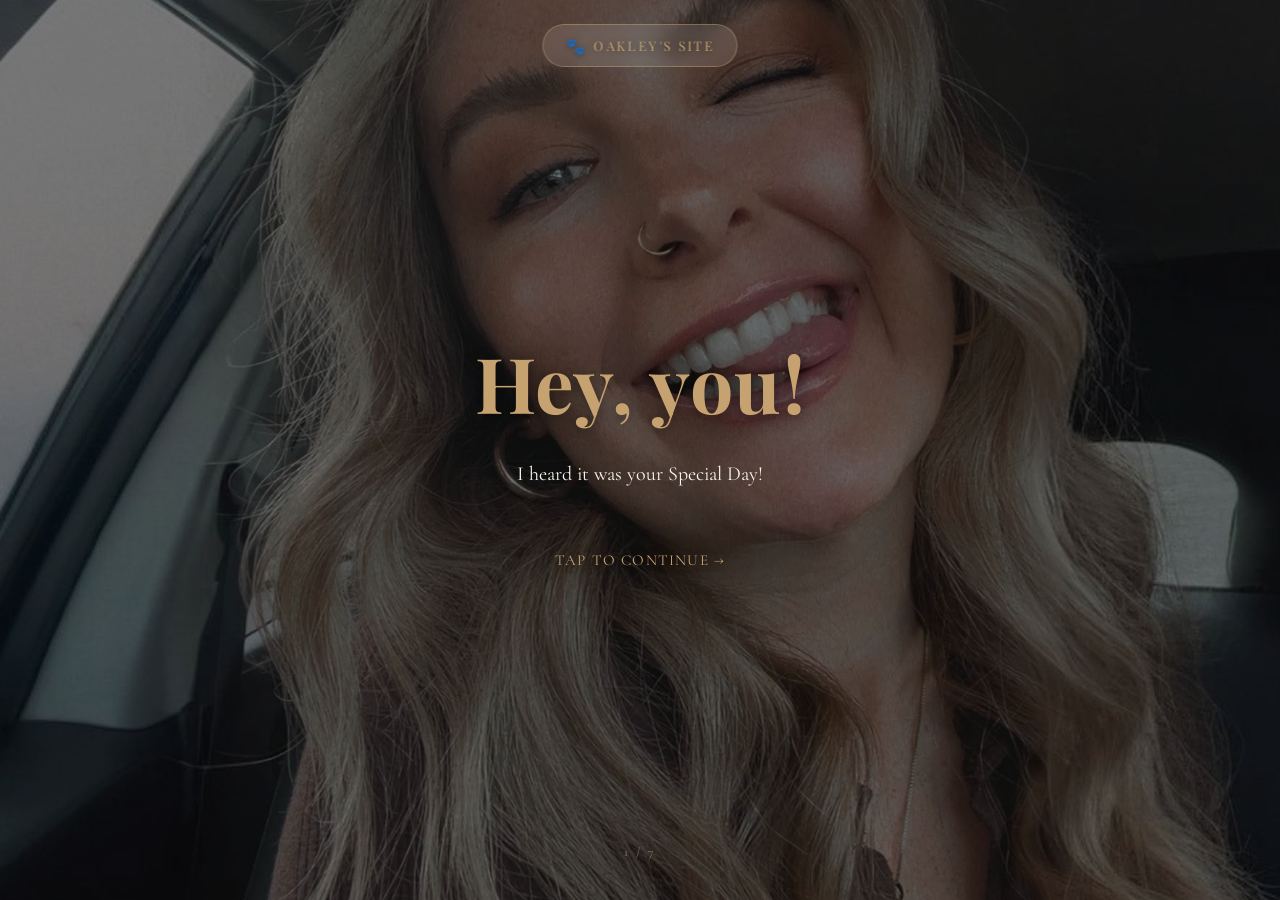
<file: index.html>
<!DOCTYPE html>
<html lang="en">
<head>
<meta charset="UTF-8">
<meta name="viewport" content="width=device-width, initial-scale=1.0">
<title>For Kristen • 26</title>
<style>
:root {
  --gold: #C5A26F;
  --spritz: #E07B3D;
  --cream: #F8F4EC;
  --espresso: #2C2522;
}
* { margin:0; padding:0; box-sizing:border-box; }
body {
  font-family: 'Cormorant Garamond', Georgia, serif;
  background: linear-gradient(180deg, #0a0a0a 0%, #1a1428 100%);
  color: var(--cream);
  overflow: hidden;
  height: 100vh;
}
.scene {
  position: absolute;
  inset: 0;
  display: flex;
  align-items: center;
  justify-content: center;
  flex-direction: column;
  padding: 60px 40px;
  opacity: 0;
  transform: scale(0.96);
  transition: opacity 1100ms cubic-bezier(0.4, 0, 0.2, 1), transform 1100ms cubic-bezier(0.4, 0, 0.2, 1);
  background-size: cover;
  background-position: center;
  background-repeat: no-repeat;
}
.scene.active { opacity: 1; transform: scale(1); z-index: 2; }
.scene::before {
  content: '';
  position: absolute;
  inset: 0;
  background: rgba(10,10,10,0.55);
}
.content {
  position: relative;
  z-index: 3;
  text-align: center;
  max-width: 820px;
}
h1 {
  font-family: 'Playfair Display', Georgia, serif;
  font-size: clamp(2.8rem, 7vw, 4.8rem);
  font-weight: 700;
  letter-spacing: 0.01em;
  margin-bottom: 24px;
  color: var(--gold);
  text-shadow: 0 2px 14px rgba(0,0,0,0.5);
}
p {
  font-size: 1.25rem;
  line-height: 1.7;
  max-width: 620px;
  margin: 0 auto 40px;
  color: var(--cream);
  font-weight: 400;
}
.hint {
  font-size: 0.95rem;
  letter-spacing: 0.08em;
  text-transform: uppercase;
  color: var(--gold);
  margin-top: 60px;
  cursor: pointer;
  transition: color 200ms ease;
  text-shadow: 0 1px 8px rgba(0,0,0,0.55);
}
.hint:hover { color: var(--spritz); }

.oakley-pill {
  position: fixed;
  top: 24px;
  left: 50%;
  transform: translateX(-50%);
  font-family: 'Playfair Display', Georgia, serif;
  font-size: 0.82rem;
  color: var(--gold);
  letter-spacing: 0.18em;
  text-transform: uppercase;
  background: rgba(248, 244, 236, 0.12);
  padding: 10px 22px;
  border-radius: 999px;
  border: 1px solid rgba(197, 162, 111, 0.45);
  backdrop-filter: blur(8px);
  -webkit-backdrop-filter: blur(8px);
  text-decoration: none;
  transition: all .3s ease;
  z-index: 50;
  text-shadow: 0 1px 6px rgba(0,0,0,0.4);
}
.oakley-pill:hover {
  background: rgba(248, 244, 236, 0.22);
  border-color: var(--gold);
  color: var(--spritz);
  transform: translateX(-50%) translateY(-1px);
}
.oakley-pill:focus-visible { outline: 2px solid var(--spritz); outline-offset: 4px; }
.oakley-pill .paw { margin-right: 6px; font-size: 1rem; vertical-align: -1px; }
@media (max-width: 720px) {
  .oakley-pill { top: 16px; font-size: 0.7rem; padding: 8px 16px; letter-spacing: 0.14em; }
}


.progress {
  position: fixed;
  bottom: 40px;
  left: 50%;
  transform: translateX(-50%);
  font-size: 0.8rem;
  letter-spacing: 0.2em;
  color: var(--gold);
  opacity: 0.65;
  z-index: 10;
}

/* Collage scenes */
.collage {
  display: flex;
  gap: 12px;
  max-width: 900px;
  width: 100%;
  padding: 0 20px;
}
.collage .photo {
  flex: 1;
  border-radius: 12px;
  overflow: hidden;
  box-shadow: 0 20px 60px rgba(0,0,0,0.4);
  border: 1px solid rgba(197,162,111,0.2);
}
.collage .photo img {
  width: 100%;
  height: auto;
  display: block;
  object-fit: cover;
}
.collage .photo:first-child img { max-height: 420px; }
.collage .photo:last-child img { max-height: 420px; }

/* Ken Burns slideshow (Friends + Roots) */
.kenburns {
  position: relative;
  width: min(92vw, 720px);
  height: min(42vh, 340px);
  margin: 0 auto 24px;
  border-radius: 12px;
  overflow: hidden;
  box-shadow: 0 20px 60px rgba(0,0,0,0.45);
  border: 2px solid rgba(197, 162, 111, 0.55);
  box-sizing: border-box;
}
.kenburns img {
  position: absolute;
  inset: 0;
  width: 100%;
  height: 100%;
  object-fit: cover;
  opacity: 0;
  transform: scale(1.1);
  transition: opacity 1200ms ease, transform 7200ms ease;
}
.kenburns img.active {
  opacity: 1;
  transform: scale(1.25);
}
</style>
<link rel="preconnect" href="https://fonts.googleapis.com">
<link rel="preconnect" href="https://fonts.gstatic.com" crossorigin>
<link href="https://fonts.googleapis.com/css2?family=Playfair+Display:wght@700&family=Cormorant+Garamond:wght@400;500&family=Dancing+Script:wght@500;600&display=swap" rel="stylesheet">
</head>
<body>

<a class="oakley-pill" href="oakley.html" aria-label="Visit Oakley's brand site"><span class="paw" aria-hidden="true">🐾</span>Oakley's site</a>

<!-- Scene 1: NEW opener -->
<div id="scene-1" class="scene active" style="background-image: url('assets/07-smile-selfie.jpg')">
  <div class="content">
    <h1>Hey, you!</h1>
    <p>I heard it was your Special Day!</p>
    <div class="hint" onclick="nextScene()">tap to continue →</div>
  </div>
</div>

<!-- Scene 2 -->
<div id="scene-2" class="scene" style="background-image: url('assets/01-birthday-queen.jpg')">
  <div class="content">
    <h1>Birthday Queen</h1>
    <p>The sash said what everyone already knew. You wear the crown without trying.</p>
    <div class="hint" onclick="nextScene()">tap to continue →</div>
  </div>
</div>

<!-- Scene 3 -->
<div id="scene-3" class="scene" style="background-image: url('assets/02-oakley.jpg')">
  <div class="content">
    <h1>Oakley</h1>
    <p>Blue eyes, kind mischief, and the softest fur and heart for a girl. Oakley is your growing boy, your little shadow.</p>
    <div class="hint" onclick="nextScene()">tap to continue →</div>
  </div>
</div>

<!-- Scene 4: Friends Ken Burns -->
<div id="scene-4" class="scene" style="background-image: url('assets/14-kristen-collage.jpg')">
  <div class="content">
    <h1>Friends</h1>
    <p>Wherever you go, you always have a smile — and you make people smile, too. Friends, family, and colleagues all love being around you.</p>
    <div class="kenburns" id="kenburns-friends">
      <img src="assets/08-spritz-friend.jpg" alt="">
      <img src="assets/09-friends-group.jpg" alt="">
      <img src="assets/10-tongue-selfie.jpg" alt="">
      <img src="assets/11-cocktail-share.jpg" alt="">
    </div>
    <div class="hint" onclick="nextScene()">tap to continue →</div>
  </div>
</div>

<!-- Scene 5: Roots Ken Burns -->
<div id="scene-5" class="scene" style="background-image: url('assets/15-nasturtium.jpg')">
  <div class="content">
    <h1>Roots</h1>
    <p>The people who made you laugh before you knew how to hold a camera. The ones who still do.</p>
    <div class="kenburns" id="kenburns-roots">
      <img src="assets/04-grandma.jpg" alt="">
      <img src="assets/06-sunflowers.jpg" alt="">
      <img src="assets/12-family-graduation.jpg" alt="">
      <img src="assets/13-family-dad-kitchen.jpg" alt="">
    </div>
    <div class="hint" onclick="nextScene()">tap to continue →</div>
  </div>
</div>

<!-- Scene 6 -->
<div id="scene-6" class="scene" style="background-image: url('assets/05-pines.jpg')">
  <div class="content">
    <h1>Colorado Light</h1>
    <p>Pines, sun, and the quiet that only happens at elevation. You belong here.</p>
    <div class="hint" onclick="nextScene()">tap to continue →</div>
  </div>
</div>

<!-- Scene 7: Final -->
<div id="scene-7" class="scene" style="background-image: url('assets/06-sunflowers.jpg')">
  <div class="content">
    <p style="font-size: 1.2rem; line-height: 1.75;">It's time to celebrate you because you are a beacon of light for the people in your life. You're kind, sweet, a hard worker, and a great human being. And, oh! 26 looks great on you.</p>
    <p style="font-size: 2rem; font-family: 'Playfair Display', Georgia, serif; margin-top: 32px; color: var(--gold); letter-spacing: 0.02em; text-shadow: 0 2px 18px rgba(0,0,0,0.6);">Happy Birthday, Kristen!</p>
    <p style="margin-top:36px; font-size:1.7rem; color: var(--gold); font-family: 'Dancing Script', cursive; opacity: 0.9;">~ Paotie</p>
  </div>
</div>

<div class="progress"><span id="progress-text">1 / 7</span></div>

<iframe id="allStarPlayer"
        src="https://www.youtube.com/embed/L_jWHffIx5E?enablejsapi=1&autoplay=1&mute=1&start=0&end=18&controls=0&modestbranding=1&playsinline=1&playlist=L_jWHffIx5E&loop=1"
        frameborder="0"
        allow="autoplay; encrypted-media"
        style="position: fixed; bottom: 0; right: 0; width: 1px; height: 1px; opacity: 0; pointer-events: none; border: 0;"></iframe>

<script>
let current = 1;
const total = 7;
let musicStarted = false;
function startMusic() {
  if (musicStarted) return;
  musicStarted = true;
  const player = document.getElementById('allStarPlayer');
  if (!player || !player.contentWindow) return;
  // Pre-loaded muted+autoplaying. Now unmute + seek + play, all in the user-gesture window.
  player.contentWindow.postMessage('{"event":"command","func":"unMute","args":""}', '*');
  player.contentWindow.postMessage('{"event":"command","func":"setVolume","args":[100]}', '*');
  player.contentWindow.postMessage('{"event":"command","func":"seekTo","args":[0, true]}', '*');
  player.contentWindow.postMessage('{"event":"command","func":"playVideo","args":""}', '*');
}

function nextScene() {
  startMusic();
  const currentEl = document.getElementById(`scene-${current}`);
  currentEl.classList.remove('active');
  
  current++;
  if (current > total) current = total;
  
  const nextEl = document.getElementById(`scene-${current}`);
  nextEl.classList.add('active');
  
  document.getElementById('progress-text').textContent = `${current} / ${total}`;
  
  if (current === 7) {
    launchConfetti();
  }
}

function launchConfetti() {
  const colors = ['#C5A26F', '#E07B3D', '#F8F4EC'];
  for (let i = 0; i < 60; i++) {
    const p = document.createElement('div');
    p.style.position = 'fixed';
    p.style.left = Math.random() * 100 + 'vw';
    p.style.top = '-20px';
    p.style.width = '8px';
    p.style.height = '8px';
    p.style.background = colors[Math.floor(Math.random()*colors.length)];
    p.style.opacity = Math.random() * 0.7 + 0.4;
    p.style.borderRadius = Math.random() > 0.5 ? '50%' : '2px';
    p.style.zIndex = '999';
    p.style.transition = 'transform 2400ms linear, opacity 2400ms linear';
    document.body.appendChild(p);
    
    const tx = (Math.random() - 0.5) * 400;
    const ty = window.innerHeight + 100;
    setTimeout(() => {
      p.style.transform = `translate(${tx}px, ${ty}px) rotate(${Math.random()*720-360}deg)`;
      p.style.opacity = '0';
    }, 40);
    setTimeout(() => p.remove(), 2600);
  }
}

// Ken Burns slideshow helper
function startKenBurns(containerId) {
  const container = document.getElementById(containerId);
  if (!container) return;
  const imgs = container.querySelectorAll('img');
  let idx = 0;
  imgs[0].classList.add('active');
  setInterval(() => {
    imgs[idx].classList.remove('active');
    idx = (idx + 1) % imgs.length;
    imgs[idx].classList.add('active');
  }, 6000);
}

// Keyboard support
document.addEventListener('keydown', (e) => {
  if (e.key === ' ' || e.key === 'Enter') {
    e.preventDefault();
    nextScene();
  }
});

// Click anywhere on active scene also advances
document.addEventListener('click', (e) => {
  if (e.target.closest('.oakley-pill')) return;
  if (!e.target.classList.contains('hint')) {
    const active = document.querySelector('.scene.active');
    if (active) nextScene();
  }
});

// Boot slideshows when scenes become active (simple approach: start immediately)
window.onload = () => {
  startKenBurns('kenburns-friends');
  startKenBurns('kenburns-roots');
};
</script>
</body>
</html>
</file>
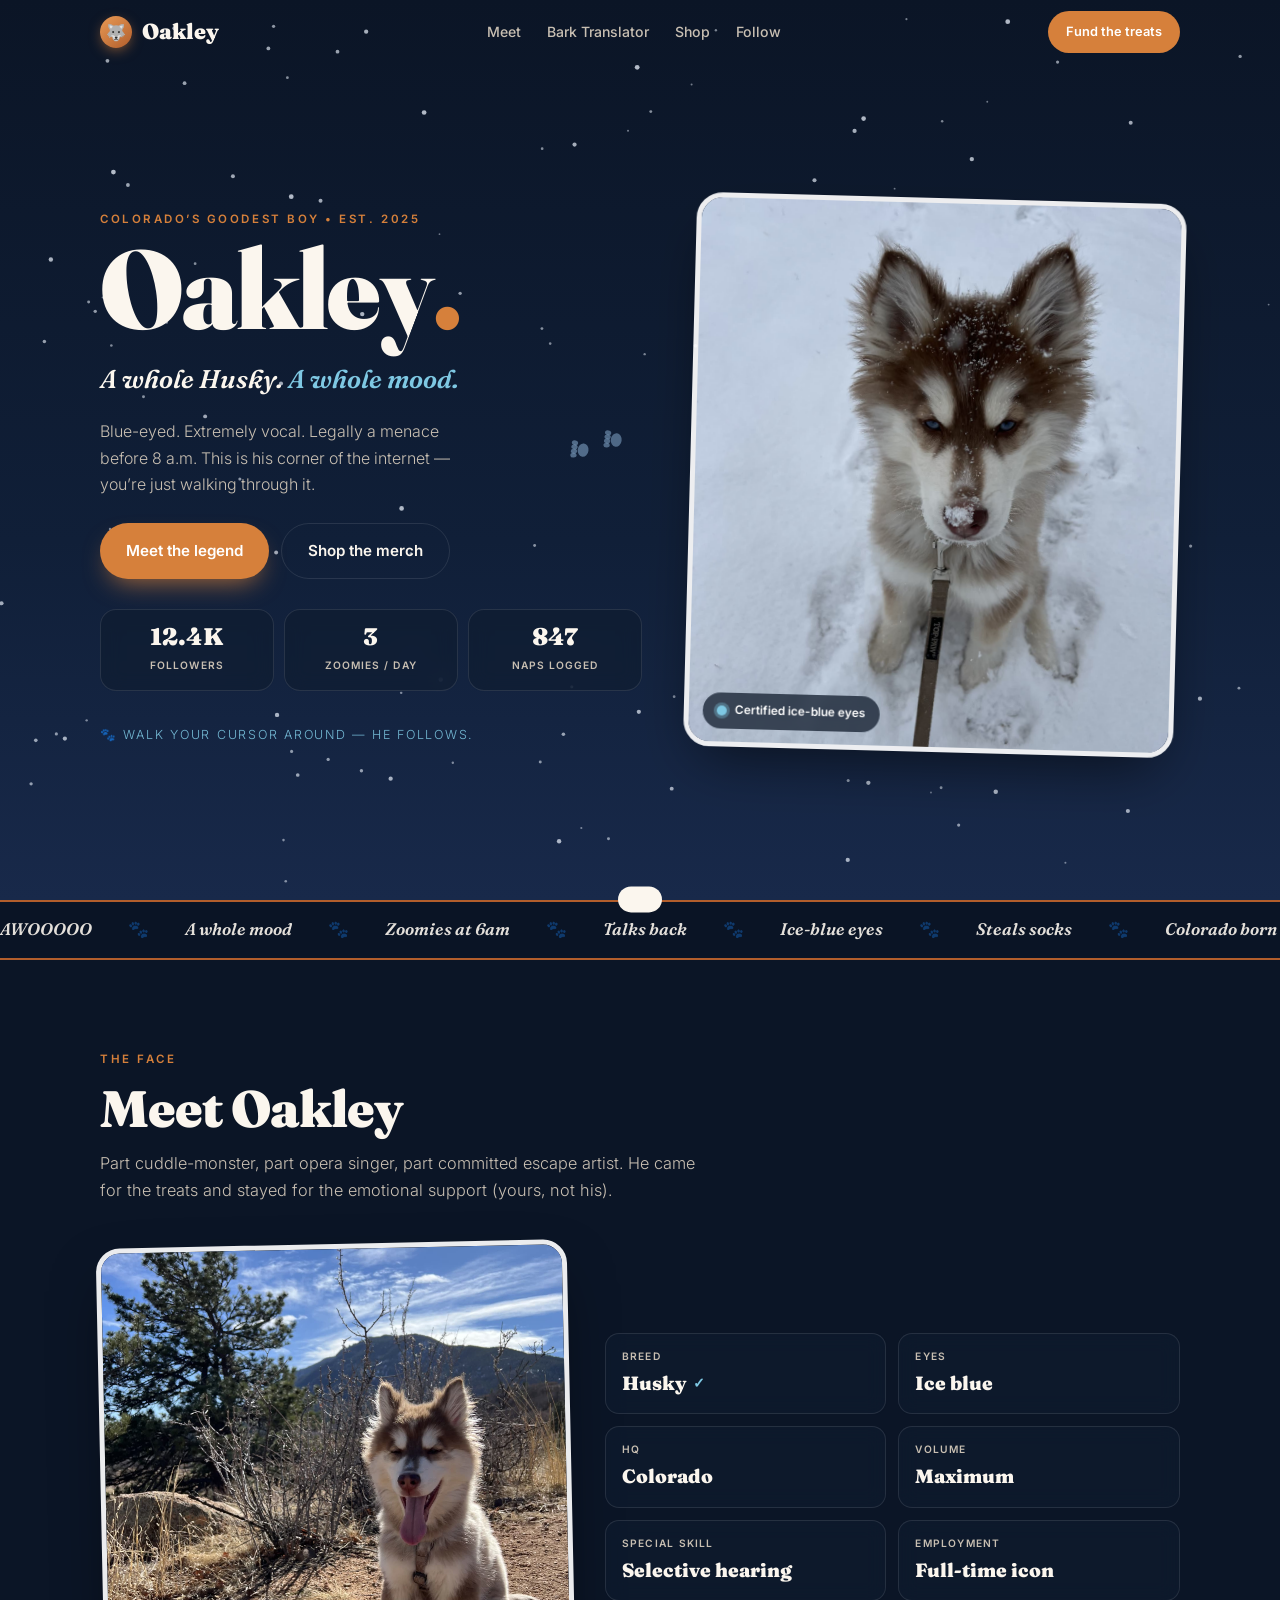
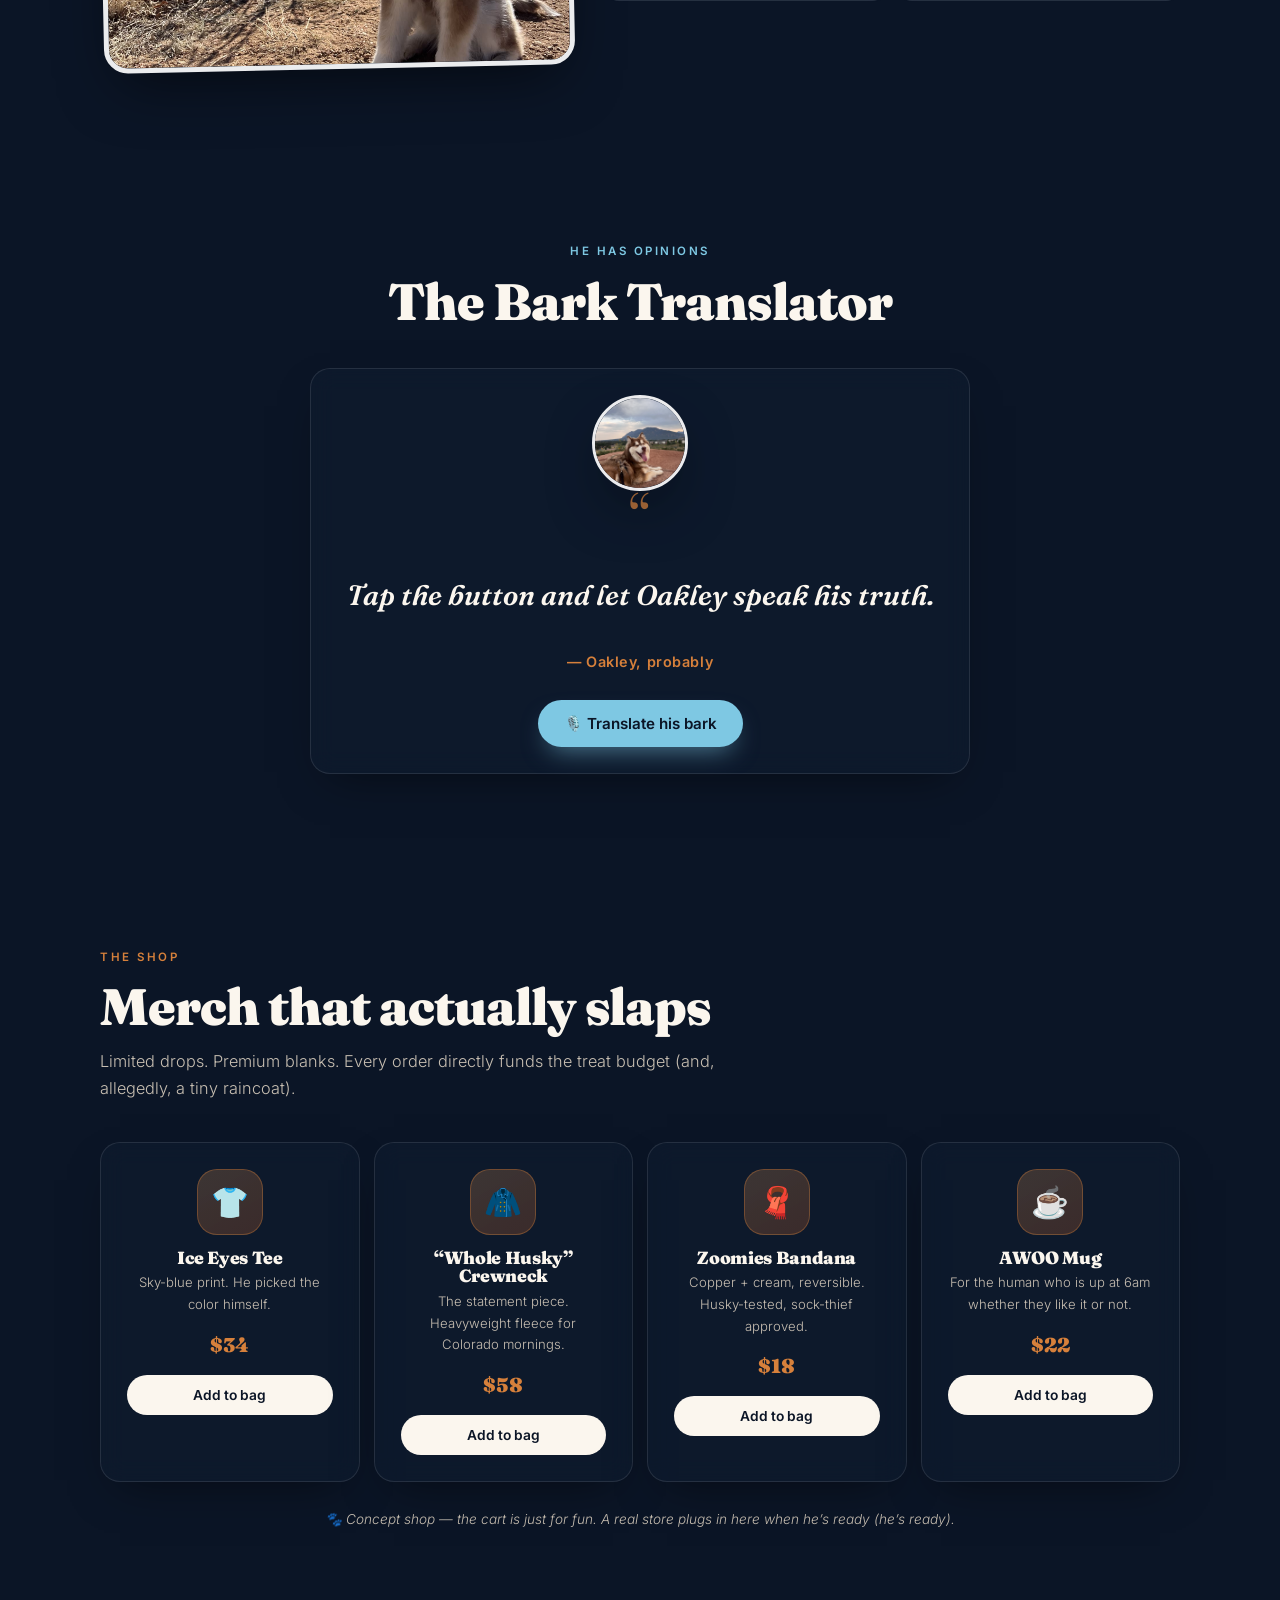
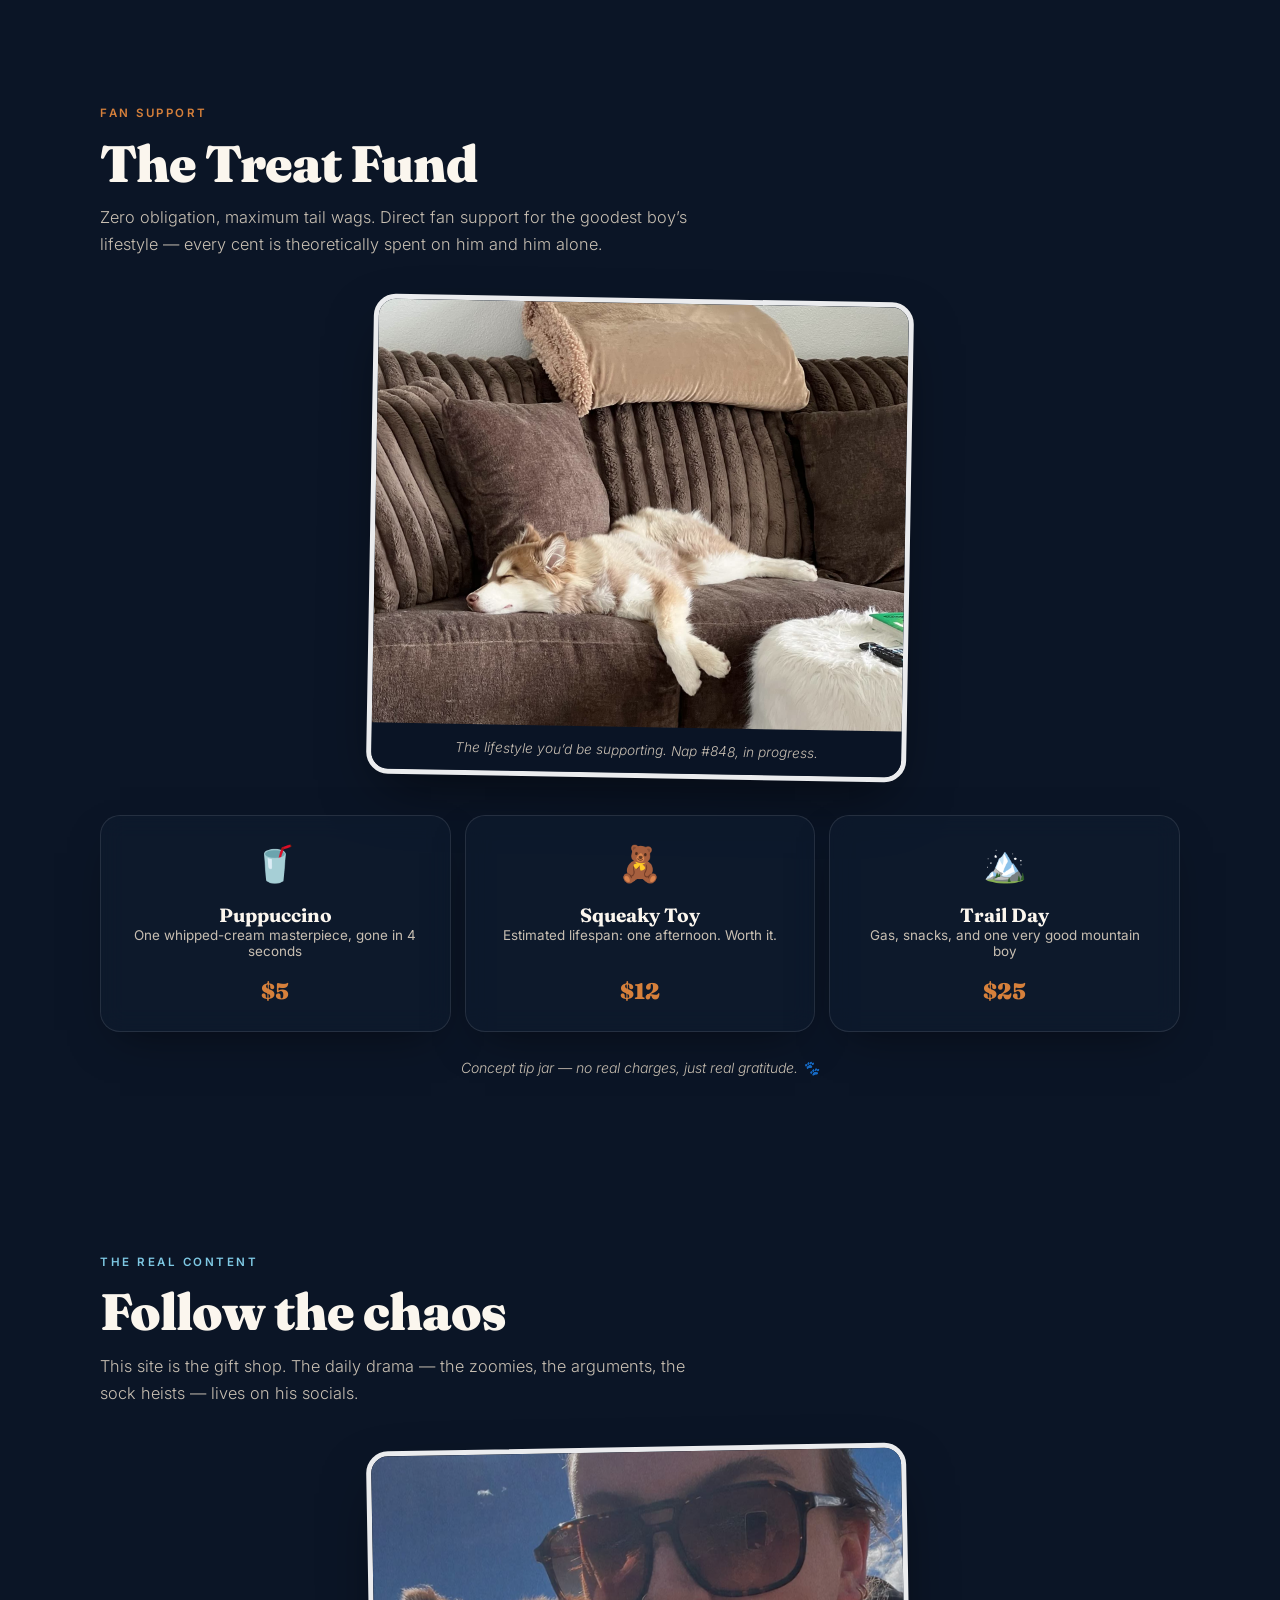
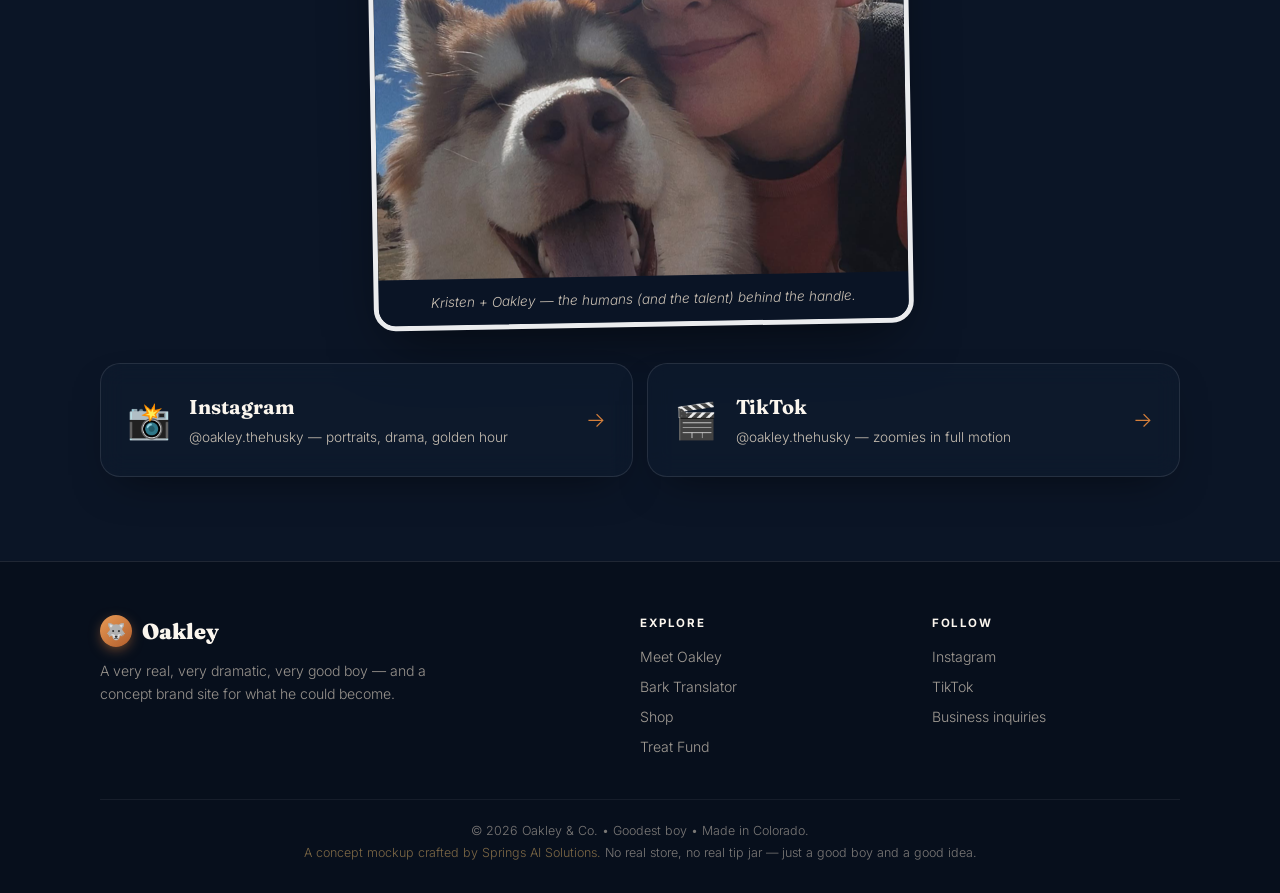
<file: oakley.html>
<!DOCTYPE html>
<html lang="en">
<head>
<meta charset="UTF-8">
<meta name="viewport" content="width=device-width, initial-scale=1.0, viewport-fit=cover">
<title>Oakley — A Whole Husky.</title>
<meta name="description" content="The official brand home of Oakley — Colorado's most dramatic, blue-eyed Husky. Merch, treats, and curated chaos.">
<meta name="theme-color" content="#0b1526">
<link rel="icon" href="data:image/svg+xml,%3Csvg xmlns='http://www.w3.org/2000/svg' viewBox='0 0 64 64'%3E%3Ctext y='52' font-size='52'%3E%F0%9F%90%BA%3C/text%3E%3C/svg%3E">
<link rel="preconnect" href="https://fonts.googleapis.com">
<link rel="preconnect" href="https://fonts.gstatic.com" crossorigin>
<link href="https://fonts.googleapis.com/css2?family=Fraunces:ital,opsz,wght@0,9..144,400;0,9..144,600;0,9..144,900;1,9..144,600&family=Inter:wght@300;400;500;600&display=swap" rel="stylesheet">
<link rel="stylesheet" href="css/oakley.css">
</head>
<body>

<!-- A Colorado winter night: falling snow + paw prints that follow you. -->
<canvas id="snow" aria-hidden="true"></canvas>

<nav>
  <div class="wrap nav-inner">
    <a class="brand" href="#top"><span class="pawmark">🐺</span> Oakley</a>
    <div class="nav-links">
      <a href="#meet">Meet</a>
      <a href="#bark">Bark Translator</a>
      <a href="#merch">Shop</a>
      <a href="#follow">Follow</a>
    </div>
    <a class="nav-cta" href="#treats">Fund the treats</a>
  </div>
</nav>

<main>

  <!-- ============================== HERO ============================== -->
  <header class="hero" id="top">
    <div class="wrap hero-grid">
      <div class="hero-copy">
        <span class="eyebrow">Colorado&rsquo;s goodest boy &bull; est. 2025</span>
        <h1>Oakley<span class="dot">.</span></h1>
        <p class="tagline">A whole Husky. <span class="ice">A whole mood.</span></p>
        <p class="lede">Blue-eyed. Extremely vocal. Legally a menace before 8&nbsp;a.m. This is his corner of the internet &mdash; you&rsquo;re just walking through it.</p>
        <div class="hero-btns">
          <a class="btn btn-primary" href="#meet">Meet the legend</a>
          <a class="btn btn-ghost" href="#merch">Shop the merch</a>
        </div>
        <div class="hero-stats">
          <div class="stat"><b data-count="12400" data-suffix="K" data-div="1000" data-dec="1">0</b><span>Followers</span></div>
          <div class="stat"><b data-count="3">0</b><span>Zoomies / day</span></div>
          <div class="stat"><b data-count="847">0</b><span>Naps logged</span></div>
        </div>
        <p class="trail-hint" aria-hidden="true">
          <span class="hint-desktop">🐾 Walk your cursor around — he follows.</span>
          <span class="hint-mobile">🐾 Drag a finger — walk him across the snow.</span>
        </p>
      </div>
      <div class="hero-photo">
        <div class="frame">
          <div class="eye-badge"><span class="dot"></span> Certified ice-blue eyes</div>
          <img src="assets/oakley/web-IMG_8133.jpg" alt="Oakley the Husky puppy sitting in fresh snow, a snowflake on his nose, his own paw prints trailing behind him" fetchpriority="high">
        </div>
      </div>
    </div>
  </header>

  <!-- ============================ MARQUEE ============================ -->
  <div class="marquee" aria-hidden="true">
    <div class="marquee-track">
      <span>AWOOOOO</span><span>A whole mood</span><span>Zoomies at 6am</span><span>Talks back</span><span>Ice-blue eyes</span><span>Steals socks</span><span>Colorado born</span>
      <span>AWOOOOO</span><span>A whole mood</span><span>Zoomies at 6am</span><span>Talks back</span><span>Ice-blue eyes</span><span>Steals socks</span><span>Colorado born</span>
    </div>
  </div>

  <!-- ============================== MEET ============================== -->
  <section class="block reveal" id="meet">
    <div class="wrap">
      <div class="section-head">
        <span class="eyebrow">The face</span>
        <h2>Meet Oakley</h2>
        <p>Part cuddle-monster, part opera singer, part committed escape artist. He came for the treats and stayed for the emotional support (yours, not his).</p>
      </div>
      <div class="meet-grid">
        <div class="meet-photo"><img src="assets/oakley/web-1000013794.jpg" alt="Oakley sitting proud on a Colorado mountain trail, tongue out, peaks behind him"></div>
        <div>
          <div class="spec-grid">
            <div class="spec"><div class="k">Breed</div><div class="v">Husky <span class="verify" title="Confirmed by Mom, loudly">✓</span></div></div>
            <div class="spec"><div class="k">Eyes</div><div class="v">Ice blue</div></div>
            <div class="spec"><div class="k">HQ</div><div class="v">Colorado</div></div>
            <div class="spec"><div class="k">Volume</div><div class="v">Maximum</div></div>
            <div class="spec"><div class="k">Special skill</div><div class="v">Selective hearing</div></div>
            <div class="spec"><div class="k">Employment</div><div class="v">Full-time icon</div></div>
          </div>
        </div>
      </div>
    </div>
  </section>

  <!-- ======================== BARK TRANSLATOR ======================== -->
  <section class="block reveal" id="bark">
    <div class="wrap">
      <div class="section-head" style="text-align:center;margin-inline:auto">
        <span class="eyebrow ice">He has opinions</span>
        <h2>The Bark Translator</h2>
      </div>
      <div class="card bark-card">
        <img class="bark-avatar" src="assets/oakley/web-1000013804.jpg" alt="Oakley mid-opinion on a red-rock trail">
        <div class="quotemark" aria-hidden="true">&ldquo;</div>
        <p id="barkText">Tap the button and let Oakley speak his truth.</p>
        <div class="who">— Oakley, probably</div>
        <button class="btn" id="barkBtn" type="button">🎙️ Translate his bark</button>
      </div>
    </div>
  </section>

  <!-- ============================= MERCH ============================= -->
  <section class="block reveal" id="merch">
    <div class="wrap">
      <div class="section-head">
        <span class="eyebrow">The shop</span>
        <h2>Merch that actually slaps</h2>
        <p>Limited drops. Premium blanks. Every order directly funds the treat budget (and, allegedly, a tiny raincoat).</p>
      </div>
      <div class="grid-merch">
        <div class="card mcard">
          <div class="mchip">👕</div>
          <h3>Ice Eyes Tee</h3>
          <div class="desc">Sky-blue print. He picked the color himself.</div>
          <div class="price">$34</div>
          <button class="bag-btn" type="button">Add to bag</button>
        </div>
        <div class="card mcard">
          <div class="mchip">🧥</div>
          <h3>&ldquo;Whole Husky&rdquo; Crewneck</h3>
          <div class="desc">The statement piece. Heavyweight fleece for Colorado mornings.</div>
          <div class="price">$58</div>
          <button class="bag-btn" type="button">Add to bag</button>
        </div>
        <div class="card mcard">
          <div class="mchip">🧣</div>
          <h3>Zoomies Bandana</h3>
          <div class="desc">Copper + cream, reversible. Husky-tested, sock-thief approved.</div>
          <div class="price">$18</div>
          <button class="bag-btn" type="button">Add to bag</button>
        </div>
        <div class="card mcard">
          <div class="mchip">☕</div>
          <h3>AWOO Mug</h3>
          <div class="desc">For the human who is up at 6am whether they like it or not.</div>
          <div class="price">$22</div>
          <button class="bag-btn" type="button">Add to bag</button>
        </div>
      </div>
      <p class="fineprint">🐾 Concept shop — the cart is just for fun. A real store plugs in here when he&rsquo;s ready (he&rsquo;s ready).</p>
    </div>
  </section>

  <!-- =========================== TREAT FUND =========================== -->
  <section class="block reveal" id="treats">
    <div class="wrap">
      <div class="section-head">
        <span class="eyebrow">Fan support</span>
        <h2>The Treat Fund</h2>
        <p>Zero obligation, maximum tail wags. Direct fan support for the goodest boy&rsquo;s lifestyle — every cent is theoretically spent on him and him alone.</p>
      </div>
      <figure class="framed-photo">
        <img src="assets/oakley/web-1000013795.jpg" alt="Oakley flopped dramatically across the couch, mid-nap number 848">
        <figcaption>The lifestyle you&rsquo;d be supporting. Nap #848, in progress.</figcaption>
      </figure>
      <div class="tiers">
        <button class="card tier" type="button" data-treat="a puppuccino">
          <span class="emoji">🥤</span>
          <span class="what"><b>Puppuccino</b><span>One whipped-cream masterpiece, gone in 4 seconds</span></span>
          <span class="amt">$5</span>
        </button>
        <button class="card tier" type="button" data-treat="a new squeaky toy">
          <span class="emoji">🧸</span>
          <span class="what"><b>Squeaky Toy</b><span>Estimated lifespan: one afternoon. Worth it.</span></span>
          <span class="amt">$12</span>
        </button>
        <button class="card tier" type="button" data-treat="a trail day">
          <span class="emoji">🏔️</span>
          <span class="what"><b>Trail Day</b><span>Gas, snacks, and one very good mountain boy</span></span>
          <span class="amt">$25</span>
        </button>
      </div>
      <p class="tier-note">Concept tip jar — no real charges, just real gratitude. 🐾</p>
    </div>
  </section>

  <!-- ============================= FOLLOW ============================= -->
  <section class="block reveal" id="follow">
    <div class="wrap">
      <div class="section-head">
        <span class="eyebrow ice">The real content</span>
        <h2>Follow the chaos</h2>
        <p>This site is the gift shop. The daily drama — the zoomies, the arguments, the sock heists — lives on his socials.</p>
      </div>
      <figure class="framed-photo flip">
        <img src="assets/oakley/web-1000013789.jpg" alt="Kristen and Oakley taking a sunny selfie, his tongue fully out">
        <figcaption>Kristen + Oakley — the humans (and the talent) behind the handle.</figcaption>
      </figure>
      <div class="social-grid">
        <a class="card social-card" href="#" data-social="Instagram">
          <span class="glyph">📸</span>
          <span class="who"><b>Instagram</b><span>@oakley.thehusky — portraits, drama, golden hour</span></span>
          <span class="arrow">→</span>
        </a>
        <a class="card social-card" href="#" data-social="TikTok">
          <span class="glyph">🎬</span>
          <span class="who"><b>TikTok</b><span>@oakley.thehusky — zoomies in full motion</span></span>
          <span class="arrow">→</span>
        </a>
      </div>
    </div>
  </section>

</main>

<!-- ============================= FOOTER ============================= -->
<footer>
  <div class="wrap">
    <div class="foot-grid">
      <div class="foot-brand">
        <div class="brand"><span class="pawmark">🐺</span> Oakley</div>
        <p>A very real, very dramatic, very good boy — and a concept brand site for what he could become.</p>
      </div>
      <div class="foot-col">
        <h4>Explore</h4>
        <a href="#meet">Meet Oakley</a>
        <a href="#bark">Bark Translator</a>
        <a href="#merch">Shop</a>
        <a href="#treats">Treat Fund</a>
      </div>
      <div class="foot-col">
        <h4>Follow</h4>
        <a href="#follow">Instagram</a>
        <a href="#follow">TikTok</a>
        <a href="mailto:hello@example.com">Business inquiries</a>
      </div>
    </div>
    <div class="disclaimer">
      © 2026 Oakley &amp; Co. &bull; Goodest boy &bull; Made in Colorado.<br>
      <span class="made">A concept mockup crafted by Springs AI Solutions.</span> No real store, no real tip jar — just a good boy and a good idea.
    </div>
  </div>
</footer>

<div id="toast" role="status" aria-live="polite"></div>

<script src="js/oakley-snow.js"></script>
<script src="js/oakley.js"></script>
</body>
</html>
</file>
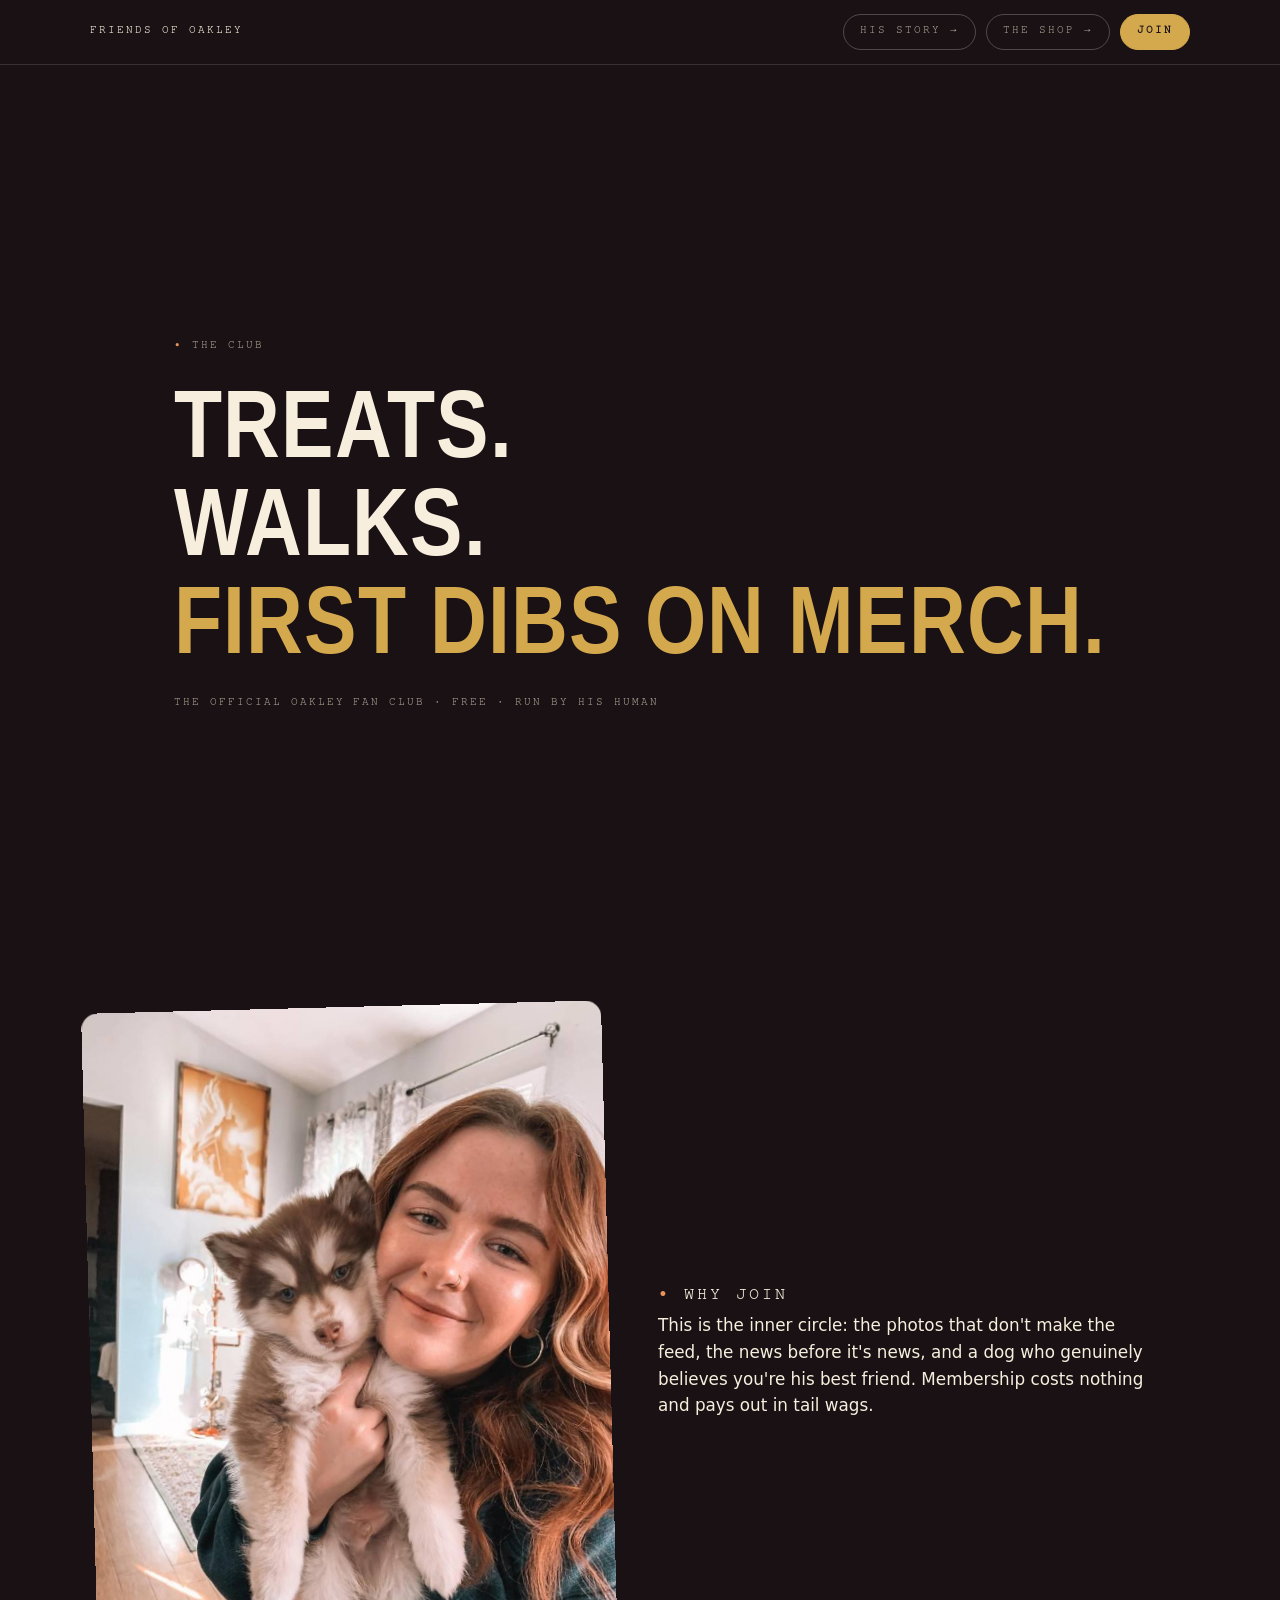
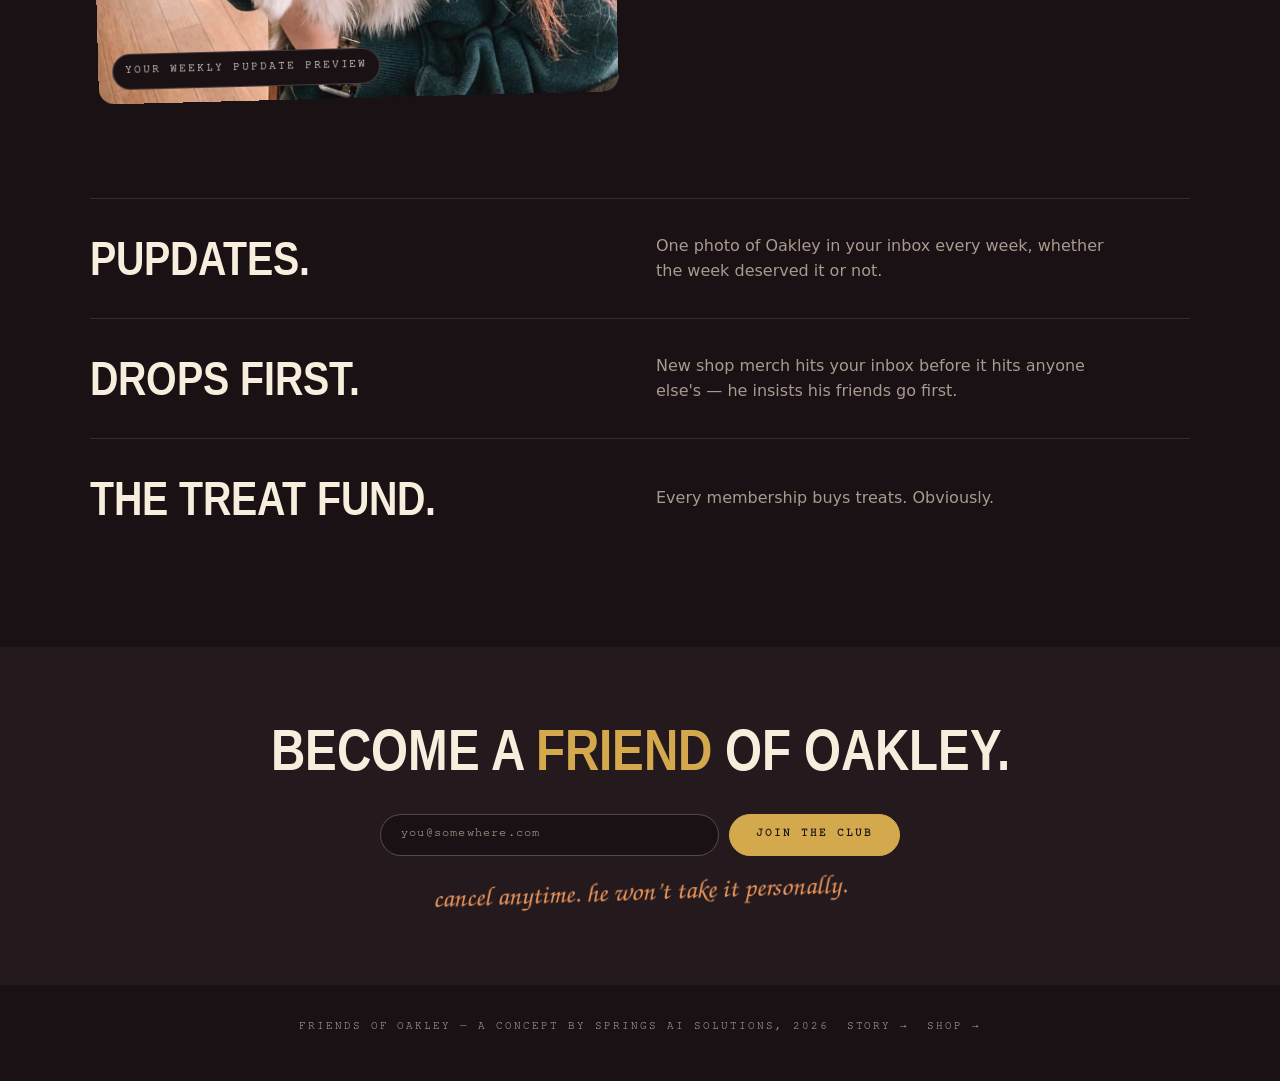
<file: trilogy/club.html>
<!DOCTYPE html>
<html lang="en">
<head>
<meta charset="utf-8">
<meta name="viewport" content="width=device-width, initial-scale=1">
<meta name="robots" content="noindex">
<title>Friends of Oakley — Concept by Springs AI Solutions</title>
</head>
<body style="margin:0">

<style>
  @font-face{
    font-family:'NarrowBold';
    src:url([data-uri]) format('woff2');
    font-weight:700;font-style:normal;font-display:block;
  }
  @font-face{
    font-family:'NimbusMono';
    src:url([data-uri]) format('woff2');
    font-weight:400;font-style:normal;font-display:block;
  }
  @font-face{
    font-family:'Z003';
    src:url([data-uri]) format('woff2');
    font-weight:400;font-style:normal;font-display:block;
  }

  :root{
    --night:#191114;
    --night-high:#241A1E;
    --cream:#F7EEDD;
    --dim:#A89A8E;
    --gold:#D4A94E;
    --champagne:#EFC878;
    --aperol:#E8935A;
  }

  html{scroll-behavior:smooth;}
  body{
    margin:0;
    background:var(--night);
    color:var(--cream);
    font-family:system-ui,-apple-system,"Segoe UI",Roboto,sans-serif;
    font-size:1rem;
    line-height:1.6;
    overflow-x:hidden;
    -webkit-font-smoothing:antialiased;
  }

  .oc-wrap{max-width:1100px;margin:0 auto;padding:0 24px;}

  .oc-mono{
    font-family:'NimbusMono',ui-monospace,monospace;
    font-size:11px;
    letter-spacing:.18em;
    text-transform:uppercase;
  }

  .oc-eyebrow{color:var(--dim);margin:0 0 18px;}
  .oc-eyebrow .oc-dot{color:var(--aperol);}

  /* ---------- Top bar ---------- */
  .oc-topbar{
    position:sticky;top:0;z-index:50;
    background:var(--night);
    border-bottom:1px solid rgba(247,238,221,.15);
  }
  .oc-topbar-in{
    max-width:1100px;margin:0 auto;padding:14px 24px;
    display:flex;align-items:center;justify-content:space-between;gap:12px;
  }
  .oc-brand{color:var(--cream);text-decoration:none;white-space:nowrap;}
  .oc-nav{display:flex;align-items:center;gap:10px;flex-wrap:nowrap;}
  .oc-pill{
    font-family:'NimbusMono',ui-monospace,monospace;
    font-size:11px;letter-spacing:.18em;text-transform:uppercase;
    text-decoration:none;
    padding:8px 16px;border-radius:999px;
    white-space:nowrap;
    transition:color .2s ease,border-color .2s ease,background .2s ease;
  }
  .oc-pill-ghost{
    color:var(--dim);
    border:1px solid rgba(247,238,221,.25);
  }
  .oc-pill-ghost:hover{color:var(--cream);border-color:rgba(247,238,221,.55);}
  .oc-pill-gold{
    color:var(--night);
    background:var(--gold);
    border:1px solid var(--gold);
    font-weight:700;
  }
  .oc-pill-gold:hover{background:var(--champagne);border-color:var(--champagne);}

  /* ---------- Hero ---------- */
  .oc-hero{
    padding:110px 0 90px;
    min-height:78vh;
    display:flex;flex-direction:column;justify-content:center;
  }
  .oc-hero h1{
    margin:0;
    font-family:'NarrowBold','Arial Narrow',sans-serif;
    font-weight:700;
    text-transform:uppercase;
    font-size:clamp(2.6rem,8.5vw,6rem);
    line-height:1.02;
    letter-spacing:.01em;
  }
  .oc-hero h1 span{display:block;}
  .oc-line{
    opacity:0;
    transform:translateY(.45em);
    animation:oc-rise .55s cubic-bezier(.2,.7,.2,1) forwards;
  }
  .oc-line-1{animation-delay:.1s;}
  .oc-line-2{animation-delay:.25s;}
  .oc-line-3{animation-delay:.4s;color:var(--gold);}
  @keyframes oc-rise{to{opacity:1;transform:translateY(0);}}
  .oc-hero-sub{margin:28px 0 0;color:var(--dim);}

  /* ---------- Photo band ---------- */
  .oc-photo-band{padding:40px 0 80px;}
  .oc-photo-grid{display:grid;grid-template-columns:1fr;gap:48px;align-items:center;}
  .oc-photo-card{
    position:relative;
    max-width:520px;
    transform:rotate(-1.5deg);
    justify-self:center;
  }
  .oc-photo-card img{
    display:block;width:100%;max-width:100%;height:auto;
    border-radius:16px;
  }
  .oc-photo-chip{
    position:absolute;left:14px;bottom:14px;
    background:var(--night);
    color:var(--cream);
    padding:8px 12px;border-radius:999px;
    border:1px solid rgba(247,238,221,.2);
  }
  .oc-photo-copy p{margin:0;color:var(--cream);max-width:46ch;font-size:1.05rem;}

  /* ---------- Perks ---------- */
  .oc-perks{padding:20px 0 90px;}
  .oc-perk{
    display:grid;grid-template-columns:1fr;gap:10px;
    border-top:1px solid rgba(247,238,221,.12);
    padding:34px 0;
  }
  .oc-perk h2{
    margin:0;
    font-family:'NarrowBold','Arial Narrow',sans-serif;
    font-weight:700;text-transform:uppercase;
    font-size:clamp(1.8rem,4.5vw,3rem);
    line-height:1.05;
  }
  .oc-perk p{margin:0;color:var(--dim);max-width:44ch;align-self:center;}

  /* ---------- Join band ---------- */
  .oc-join{background:var(--night-high);padding:72px 0;text-align:center;}
  .oc-join h2{
    margin:0 0 34px;
    font-family:'NarrowBold','Arial Narrow',sans-serif;
    font-weight:700;text-transform:uppercase;
    font-size:clamp(2rem,5.5vw,3.6rem);
    line-height:1.05;
  }
  .oc-join h2 em{font-style:normal;color:var(--gold);}
  .oc-form{
    display:flex;justify-content:center;align-items:stretch;gap:10px;
    flex-wrap:wrap;
    max-width:520px;margin:0 auto;
  }
  .oc-input{
    flex:1 1 220px;
    background:var(--night);
    border:1px solid rgba(247,238,221,.25);
    border-radius:999px;
    color:var(--cream);
    padding:13px 20px;
    font-family:'NimbusMono',ui-monospace,monospace;
    font-size:12px;letter-spacing:.1em;
  }
  .oc-input::placeholder{color:var(--dim);}
  .oc-btn{
    flex:0 0 auto;
    background:var(--gold);
    color:var(--night);
    border:1px solid var(--gold);
    border-radius:999px;
    padding:13px 26px;
    font-family:'NimbusMono',ui-monospace,monospace;
    font-size:11px;letter-spacing:.18em;text-transform:uppercase;font-weight:700;
    cursor:pointer;
    transition:background .2s ease,border-color .2s ease;
  }
  .oc-btn:hover{background:var(--champagne);border-color:var(--champagne);}
  .oc-wink{
    display:block;margin:22px auto 0;
    font-family:'Z003',cursive;
    color:var(--aperol);
    font-size:1.7rem;
    line-height:1.3;
    transform:rotate(-2deg);
  }

  /* ---------- Colophon ---------- */
  .oc-colophon{
    padding:34px 0 44px;
    color:var(--dim);
    display:flex;flex-wrap:wrap;gap:6px 18px;justify-content:center;text-align:center;
  }
  .oc-colophon a{color:var(--dim);text-decoration:none;transition:color .2s ease;}
  .oc-colophon a:hover{color:var(--gold);}

  /* ---------- ≥860px ---------- */
  @media (min-width:860px){
    .oc-photo-grid{grid-template-columns:minmax(0,520px) 1fr;}
    .oc-perk{grid-template-columns:1fr 1fr;gap:32px;}
  }

  /* ---------- <860px small tweaks ---------- */
  @media (max-width:600px){
    .oc-topbar-in{padding:12px 14px;}
    .oc-pill{padding:6px 10px;font-size:10px;letter-spacing:.12em;}
    .oc-brand{font-size:10px;letter-spacing:.12em;}
  }

  /* ---------- Reduced motion ---------- */
  @media (prefers-reduced-motion:reduce){
    html{scroll-behavior:auto;}
    .oc-line{animation:none;opacity:1;transform:none;}
    .oc-pill,.oc-btn,.oc-colophon a{transition:none;}
  }
</style>

<header class="oc-topbar">
  <div class="oc-topbar-in">
    <a class="oc-brand oc-mono" href="#">Friends of Oakley</a>
    <nav class="oc-nav" aria-label="Concept navigation">
      <a class="oc-pill oc-pill-ghost" href="story.html">His story &rarr;</a>
      <a class="oc-pill oc-pill-ghost" href="supply.html">The shop &rarr;</a>
      <a class="oc-pill oc-pill-gold" href="#join">Join</a>
    </nav>
  </div>
</header>

<main>
  <section class="oc-hero">
    <div class="oc-wrap">
      <p class="oc-mono oc-eyebrow"><span class="oc-dot">&bull;</span> The Club</p>
      <h1>
        <span class="oc-line oc-line-1">Treats.</span>
        <span class="oc-line oc-line-2">Walks.</span>
        <span class="oc-line oc-line-3">First dibs on merch.</span>
      </h1>
      <p class="oc-mono oc-hero-sub">The official Oakley fan club &middot; Free &middot; Run by his human</p>
    </div>
  </section>

  <section class="oc-photo-band">
    <div class="oc-wrap oc-photo-grid">
      <div class="oc-photo-card">
        <img src="[data-uri]" alt="Oakley the dog, official club president">
        <span class="oc-photo-chip oc-mono">Your weekly pupdate preview</span>
      </div>
      <div class="oc-photo-copy">
        <p class="oc-mono oc-eyebrow"><span class="oc-dot">&bull;</span> Why join</p>
        <p>This is the inner circle: the photos that don't make the feed, the news before it's news, and a dog who genuinely believes you're his best friend. Membership costs nothing and pays out in tail wags.</p>
      </div>
    </div>
  </section>

  <section class="oc-perks">
    <div class="oc-wrap">
      <div class="oc-perk">
        <h2>Pupdates.</h2>
        <p>One photo of Oakley in your inbox every week, whether the week deserved it or not.</p>
      </div>
      <div class="oc-perk">
        <h2>Drops first.</h2>
        <p>New shop merch hits your inbox before it hits anyone else's &mdash; he insists his friends go first.</p>
      </div>
      <div class="oc-perk">
        <h2>The treat fund.</h2>
        <p>Every membership buys treats. Obviously.</p>
      </div>
    </div>
  </section>

  <section class="oc-join" id="join">
    <div class="oc-wrap">
      <h2>Become a <em>friend</em> of Oakley.</h2>
      <form class="oc-form" aria-label="Concept form">
        <input class="oc-input" type="email" placeholder="you@somewhere.com" aria-label="Email address">
        <button class="oc-btn" type="button">Join the club</button>
      </form>
      <span class="oc-wink">cancel anytime. he won&rsquo;t take it personally.</span>
    </div>
  </section>
</main>

<footer class="oc-colophon oc-mono">
  <span>Friends of Oakley &mdash; a concept by Springs AI Solutions, 2026</span>
  <a href="story.html">Story &rarr;</a>
  <a href="supply.html">Shop &rarr;</a>
</footer>

</body>
</html>
</file>
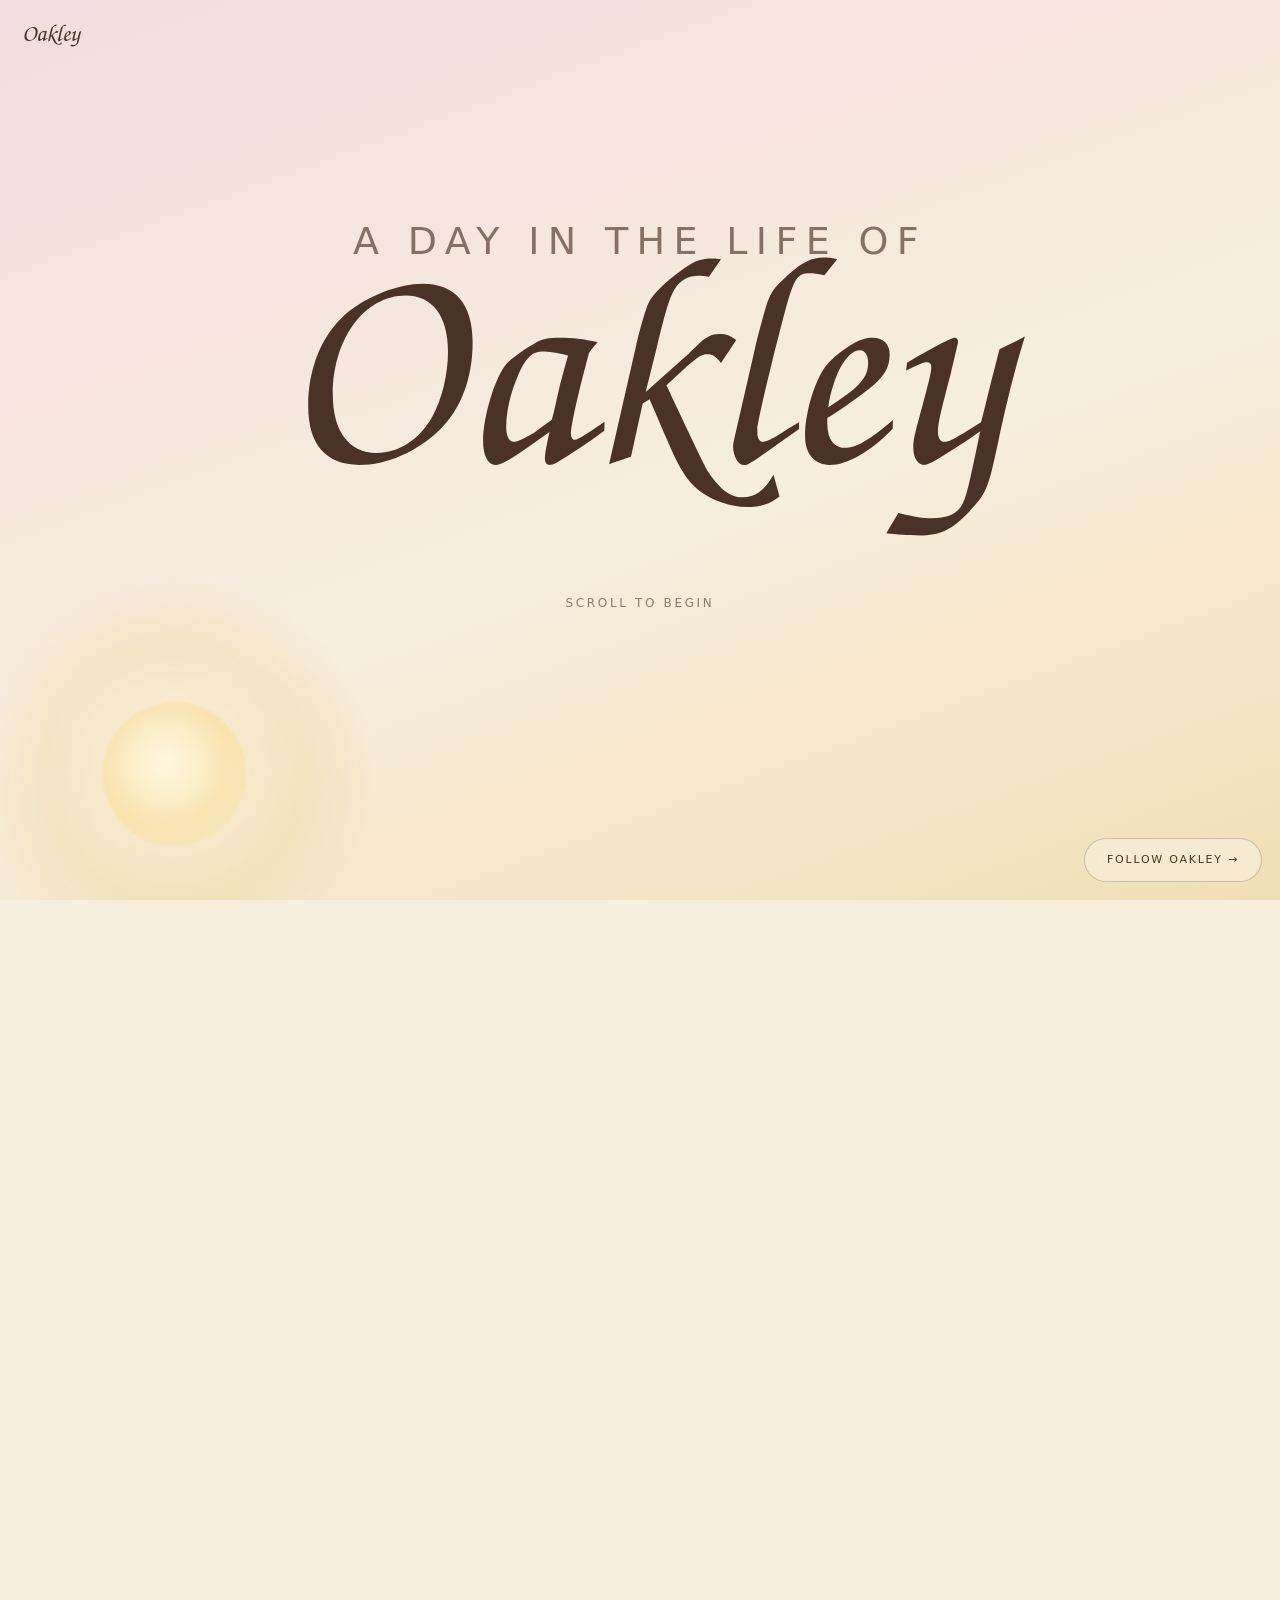
<file: trilogy/story.html>
<!DOCTYPE html>
<html lang="en">
<head>
<meta charset="utf-8">
<meta name="viewport" content="width=device-width, initial-scale=1">
<meta name="robots" content="noindex">
<title>Oakley — A Day in the Life</title>
</head>
<body style="margin:0">

<style>
@font-face{font-family:'Chancery';font-style:italic;font-weight:400;font-display:swap;src:url([data-uri]) format('woff2')}

:root{
  --ink:#4A3226; --ink-cream:#F7EEDD; --blue:#5E9BC4; --blue-light:#9FCCE8;
  --espresso:#3A2426; --gold:#EFC878; --aperol:#E8935A;
  --chip-bg:rgba(250,243,227,.55); --chip-line:rgba(74,50,38,.25);
  --swash:'Chancery','Apple Chancery',cursive;
  --body:system-ui,-apple-system,'Segoe UI',Roboto,sans-serif;
}
*{box-sizing:border-box}
html,body{margin:0;background:#F7EEDD}
body{font-family:var(--body);color:var(--ink);font-weight:400;line-height:1.6}
:focus-visible{outline:2px solid var(--blue);outline-offset:3px;border-radius:4px}

/* ---------- fixed stage ---------- */
.stage{position:fixed;inset:0;overflow:hidden}
.spacer{height:760vh}
.sky{position:absolute;inset:0;opacity:0}
.sky.dawn{background:linear-gradient(160deg,#F4DCE0,#F7EEDD 55%,#F2DFB8);opacity:1}
.sky.morning{background:linear-gradient(165deg,#FAF3E3,#F3E3BE 60%,#EFD79E)}
.sky.midday{background:linear-gradient(170deg,#FBF6EA,#F6EFD9 55%,#F0DFB4)}
.sky.golden{background:linear-gradient(165deg,#EFC878,#E8935A 62%,#E7B29A)}
.sky.dusk{background:linear-gradient(170deg,#C98A54,#5C3A38 58%,#3A2426)}

.sun{position:absolute;width:16vmin;height:16vmin;border-radius:50%;left:0;top:0;will-change:transform;
  background:radial-gradient(circle at 42% 40%,#FFF9E8,#F8E1A6 55%,rgba(248,225,166,0));
  filter:blur(1px)}
.halo{position:absolute;inset:-90%;border-radius:50%;
  background:radial-gradient(circle,rgba(255,246,220,.5),rgba(239,200,120,.22) 45%,rgba(239,200,120,0) 70%)}
.halo2{position:absolute;inset:-150%;border-radius:50%;opacity:0;
  background:radial-gradient(circle,rgba(159,204,232,.28),rgba(159,204,232,.1) 45%,rgba(159,204,232,0) 68%)}

/* ---------- beats ---------- */
.beat{position:absolute;opacity:0;will-change:opacity,transform;max-width:min(86vw,560px)}
.beat p{margin:0;font-size:clamp(24px,4.6vw,38px);line-height:1.32;text-wrap:balance}
.beat .ln{display:block}
.emote{font-family:var(--swash);font-style:italic;color:var(--blue);font-size:1.35em;line-height:1;will-change:filter}
.eyebrow{font-size:11px;letter-spacing:.22em;text-transform:uppercase;opacity:.65;margin-bottom:14px}

.beat.title{left:50%;top:46%;transform:translate(-50%,-50%);text-align:center;max-width:96vw}
.beat.title .big{font-family:var(--swash);font-style:italic;font-size:clamp(88px,24vw,300px);line-height:.95;color:var(--ink);display:block}
.beat.title .hint{margin-top:5vh;font-size:12px;letter-spacing:.22em;text-transform:uppercase;opacity:.6}

.beat.b-dawn{left:clamp(20px,8vw,120px);top:30%}
.beat.b-morning{right:clamp(20px,7vw,110px);top:26%;text-align:right}
.beat.b-midday{left:50%;top:34%;transform:translateX(-50%);text-align:center}
.beat.b-midday .emote{font-size:1.8em}
.beat.b-naps{left:50%;bottom:16%;transform:translateX(-50%);text-align:center}
.beat.b-golden{right:clamp(20px,8vw,130px);top:32%;text-align:right;color:var(--espresso)}
.beat.b-golden .emote{color:#EAF4FB;text-shadow:0 0 22px rgba(159,204,232,.75)}

/* ragged stacks */
.b-dawn .ln:nth-child(2){padding-left:1.4em}
.b-morning .ln:nth-child(2){padding-right:1.2em}
.b-golden .ln:nth-child(2){padding-right:1.6em}

/* ---------- finale ---------- */
.finale{position:absolute;inset:0;display:flex;flex-direction:column;align-items:center;justify-content:center;gap:26px;opacity:0;color:var(--ink-cream);text-align:center;padding:20px}
.frame{width:min(62vw,270px);transform:rotate(-2.5deg);border-radius:14px;padding:10px 10px 14px;
  background:rgba(247,238,221,.14);border:1px solid rgba(247,238,221,.35);backdrop-filter:blur(10px);-webkit-backdrop-filter:blur(10px)}
.frame img{width:100%;display:block;border-radius:8px}
.frame figcaption{font-size:10px;letter-spacing:.2em;text-transform:uppercase;opacity:.75;padding-top:9px}
.finale h2{font-size:clamp(22px,4vw,34px);font-weight:400;margin:0;max-width:22ch;text-wrap:balance}
.finale .emote{color:var(--blue-light)}
.chips{display:flex;gap:12px;flex-wrap:wrap;justify-content:center}
.chip{font-size:12px;letter-spacing:.14em;text-transform:uppercase;text-decoration:none;padding:13px 24px;border-radius:999px;transition:transform .18s ease}
.chip:hover{transform:translateY(-2px)}
.chip.solid{background:var(--ink-cream);color:var(--espresso)}
.chip.ghost{background:rgba(247,238,221,.14);border:1px solid rgba(247,238,221,.4);color:var(--ink-cream);backdrop-filter:blur(8px);-webkit-backdrop-filter:blur(8px)}

/* ---------- persistent CTA ---------- */
.follow{position:fixed;right:18px;bottom:18px;z-index:5;font-size:11px;letter-spacing:.16em;text-transform:uppercase;text-decoration:none;color:var(--ink);
  padding:12px 22px;border-radius:999px;background:var(--chip-bg);border:1px solid var(--chip-line);backdrop-filter:blur(10px);-webkit-backdrop-filter:blur(10px);transition:transform .18s ease,opacity .4s ease}
.follow:hover{transform:translateY(-2px)}
.brandmark{position:fixed;left:22px;top:18px;z-index:5;font-family:var(--swash);font-style:italic;font-size:24px;color:var(--ink);text-decoration:none;transition:color .4s ease}
.stage.night .brandmark,.stage.night ~ .brandmark{color:var(--ink-cream)}
.stage.night .follow,.stage.night ~ .follow{color:var(--ink-cream);background:rgba(58,36,38,.45);border-color:rgba(247,238,221,.3)}

/* ---------- reduced-motion static edition ---------- */
.static{display:none}
@media (prefers-reduced-motion: reduce){
  .stage,.spacer{display:none}
  .static{display:block}
  .static section{min-height:72vh;display:flex;flex-direction:column;align-items:center;justify-content:center;text-align:center;padding:48px 22px}
  .static .s-title{background:linear-gradient(160deg,#F4DCE0,#F7EEDD 55%,#F2DFB8)}
  .static .s1{background:linear-gradient(160deg,#F4DCE0,#F7EEDD 55%,#F2DFB8)}
  .static .s2{background:linear-gradient(165deg,#FAF3E3,#F3E3BE 60%,#EFD79E)}
  .static .s3{background:linear-gradient(170deg,#FBF6EA,#F6EFD9 55%,#F0DFB4)}
  .static .s4{background:linear-gradient(165deg,#FAF3E3,#F0DFB4)}
  .static .s5{background:linear-gradient(165deg,#EFC878,#E8935A 62%,#E7B29A)}
  .static .s6{background:linear-gradient(170deg,#C98A54,#5C3A38 58%,#3A2426);color:var(--ink-cream)}
  .static p{font-size:clamp(24px,4.6vw,38px);line-height:1.32;max-width:22ch;margin:0}
  .static .big{font-family:var(--swash);font-style:italic;font-size:clamp(80px,20vw,220px);line-height:.95}
}
</style>

<a class="brandmark" href="#" aria-label="Oakley — home">Oakley</a>
<a class="follow" href="https://www.instagram.com/kristen.veretto" rel="noopener">Follow Oakley &#8594;</a>

<div class="stage" id="stage">
  <div class="sky dawn" data-sky="0"></div>
  <div class="sky morning" data-sky="1"></div>
  <div class="sky midday" data-sky="2"></div>
  <div class="sky golden" data-sky="3"></div>
  <div class="sky dusk" data-sky="4"></div>

  <div class="sun" id="sun" aria-hidden="true"><div class="halo"></div><div class="halo2" id="halo2"></div></div>

  <div class="beat title" data-b="0">
    <p class="eyebrow">A day in the life of</p>
    <span class="big">Oakley</span>
    <p class="hint">Scroll to begin</p>
  </div>

  <div class="beat b-dawn" data-b="1"><p><span class="ln">Every good story</span><span class="ln">starts with a <span class="emote">stretch</span>.</span></p></div>
  <div class="beat b-morning" data-b="2"><p><span class="ln">Breakfast is a ceremony.</span><span class="ln">Tail <span class="emote">first</span>.</span></p></div>
  <div class="beat b-midday" data-b="3"><p><span class="ln">The park. The birds.</span><span class="ln">The <span class="emote">zoomies</span>.</span></p></div>
  <div class="beat b-naps" data-b="4"><p><span class="ln">Big adventures</span><span class="ln">require serious <span class="emote">naps</span>.</span></p></div>
  <div class="beat b-golden" data-b="5"><p><span class="ln">And when the light turns gold —</span><span class="ln">those <span class="emote">blue eyes</span>.</span></p></div>

  <div class="finale" data-b="6">
    <figure class="frame" style="margin:0">
      <img alt="Kristen holding Oakley, a brown-and-white Pomsky puppy with blue eyes" src="[data-uri]">
      <figcaption>Oakley &amp; his human</figcaption>
    </figure>
    <h2>Oakley. A very good boy with very big <span class="emote">plans</span>.</h2>
    <div class="chips">
      <a class="chip solid" href="https://www.instagram.com/kristen.veretto" rel="noopener">Follow @kristen.veretto</a>
      <a class="chip ghost" href="#">Shop the collection</a>
    </div>
  </div>
</div>
<div class="spacer" aria-hidden="true"></div>

<!-- static edition for reduced motion -->
<article class="static">
  <section class="s-title"><p class="eyebrow">A day in the life of</p><span class="big">Oakley</span></section>
  <section class="s1"><p>Every good story starts with a <span class="emote">stretch</span>.</p></section>
  <section class="s2"><p>Breakfast is a ceremony. Tail <span class="emote">first</span>.</p></section>
  <section class="s3"><p>The park. The birds. The <span class="emote">zoomies</span>.</p></section>
  <section class="s4"><p>Big adventures require serious <span class="emote">naps</span>.</p></section>
  <section class="s5"><p>And when the light turns gold — those <span class="emote">blue eyes</span>.</p></section>
  <section class="s6">
    <figure class="frame" style="margin:0 0 22px"><img alt="Kristen holding Oakley, a brown-and-white Pomsky puppy with blue eyes" src="[data-uri]"><figcaption>Oakley &amp; his human</figcaption></figure>
    <p>Oakley. A very good boy with very big <span class="emote">plans</span>.</p>
    <div class="chips" style="margin-top:24px">
      <a class="chip solid" href="https://www.instagram.com/kristen.veretto" rel="noopener">Follow @kristen.veretto</a>
      <a class="chip ghost" href="#" style="color:var(--ink-cream)">Shop the collection</a>
    </div>
  </section>
</article>

<script>
(() => {
  if (matchMedia('(prefers-reduced-motion: reduce)').matches) return;
  const stage = document.getElementById('stage');
  const skies = [...stage.querySelectorAll('.sky')];
  const sun = document.getElementById('sun'), halo2 = document.getElementById('halo2');
  const beats = [...stage.querySelectorAll('[data-b]')];
  const finale = stage.querySelector('.finale');

  // chapter windows over progress p in [0,1]
  const W = [
    [0.00, 0.12],  // 0 title
    [0.13, 0.27],  // 1 dawn
    [0.28, 0.42],  // 2 morning
    [0.43, 0.57],  // 3 midday
    [0.58, 0.72],  // 4 naps
    [0.73, 0.86],  // 5 golden
    [0.87, 1.00],  // 6 finale
  ];
  // sky opacity keyframes: [start,end] fully visible windows per sky layer
  const SKY = [
    [0.00, 0.16],  // dawn
    [0.26, 0.40],  // morning
    [0.48, 0.56],  // midday
    [0.72, 0.84],  // golden
    [0.92, 1.00],  // dusk
  ];
  const clamp = (v,a,b) => Math.max(a, Math.min(b, v));
  const smooth = k => k*k*(3-2*k);

  function skyOpacity(i, p){
    const [a,b] = SKY[i];
    const prevEnd = i ? SKY[i-1][1] : -1, nextStart = i < 4 ? SKY[i+1][0] : 2;
    if (p >= a && p <= b) return 1;
    if (p < a) return prevEnd < 0 ? 1 : smooth(clamp((p - prevEnd) / (a - prevEnd), 0, 1));
    return 1 - smooth(clamp((p - b) / (nextStart - b), 0, 1));
  }
  function beatState(i, p){
    const [a,b] = W[i];
    if (p < a - 0.02 || p > b + 0.02) return {o: 0, t: 0};
    const t = clamp((p - a) / (b - a), 0, 1);
    const fadeIn = i === 0 ? 1 : smooth(clamp(t / .22, 0, 1)); // title visible at load
    const fadeOut = i === 6 ? 1 : 1 - smooth(clamp((t - .78) / .22, 0, 1)); // finale stays
    return {o: fadeIn * fadeOut, t};
  }
  let ticking = false;
  function render(){
    ticking = false;
    const max = document.documentElement.scrollHeight - innerHeight;
    const p = max > 0 ? clamp(scrollY / max, 0, 1) : 0;
    skies.forEach((el, i) => { el.style.opacity = skyOpacity(i, p).toFixed(3); });

    // sun: rises, arcs, sets; day spans p .06 -> .92
    const d = clamp((p - .06) / .86, 0, 1);
    const sx = 8 + d * 76;                                   // vw
    const sy = 78 - Math.sin(d * Math.PI) * 58;              // vh (parabolic arc)
    const dim = p > .88 ? 1 - smooth(clamp((p - .88) / .1, 0, 1)) * .82 : 1;
    sun.style.transform = 'translate(' + sx + 'vw,' + sy + 'vh)';
    sun.style.opacity = dim.toFixed(3);
    // golden-hour blue rim — the accent's one ambient moment
    const g = clamp(1 - Math.abs((p - .795) / .075), 0, 1);
    halo2.style.opacity = (smooth(g) * .9).toFixed(3);

    beats.forEach(el => {
      const i = +el.dataset.b, s = beatState(i, p);
      el.style.opacity = s.o.toFixed(3);
      const em = el.querySelector('.emote');
      if (em){ const blur = Math.max(0, (.3 - s.t) / .3) * 9; em.style.filter = blur > .2 ? 'blur(' + blur.toFixed(1) + 'px)' : 'none'; }
    });
    stage.classList.toggle('night', p > .84);
    document.querySelector('.brandmark').style.color = p > .84 ? 'var(--ink-cream)' : 'var(--ink)';
  }
  addEventListener('scroll', () => { if (!ticking){ ticking = true; requestAnimationFrame(render); } }, { passive: true });
  addEventListener('resize', render);
  render();
})();
</script>

</body>
</html>
</file>
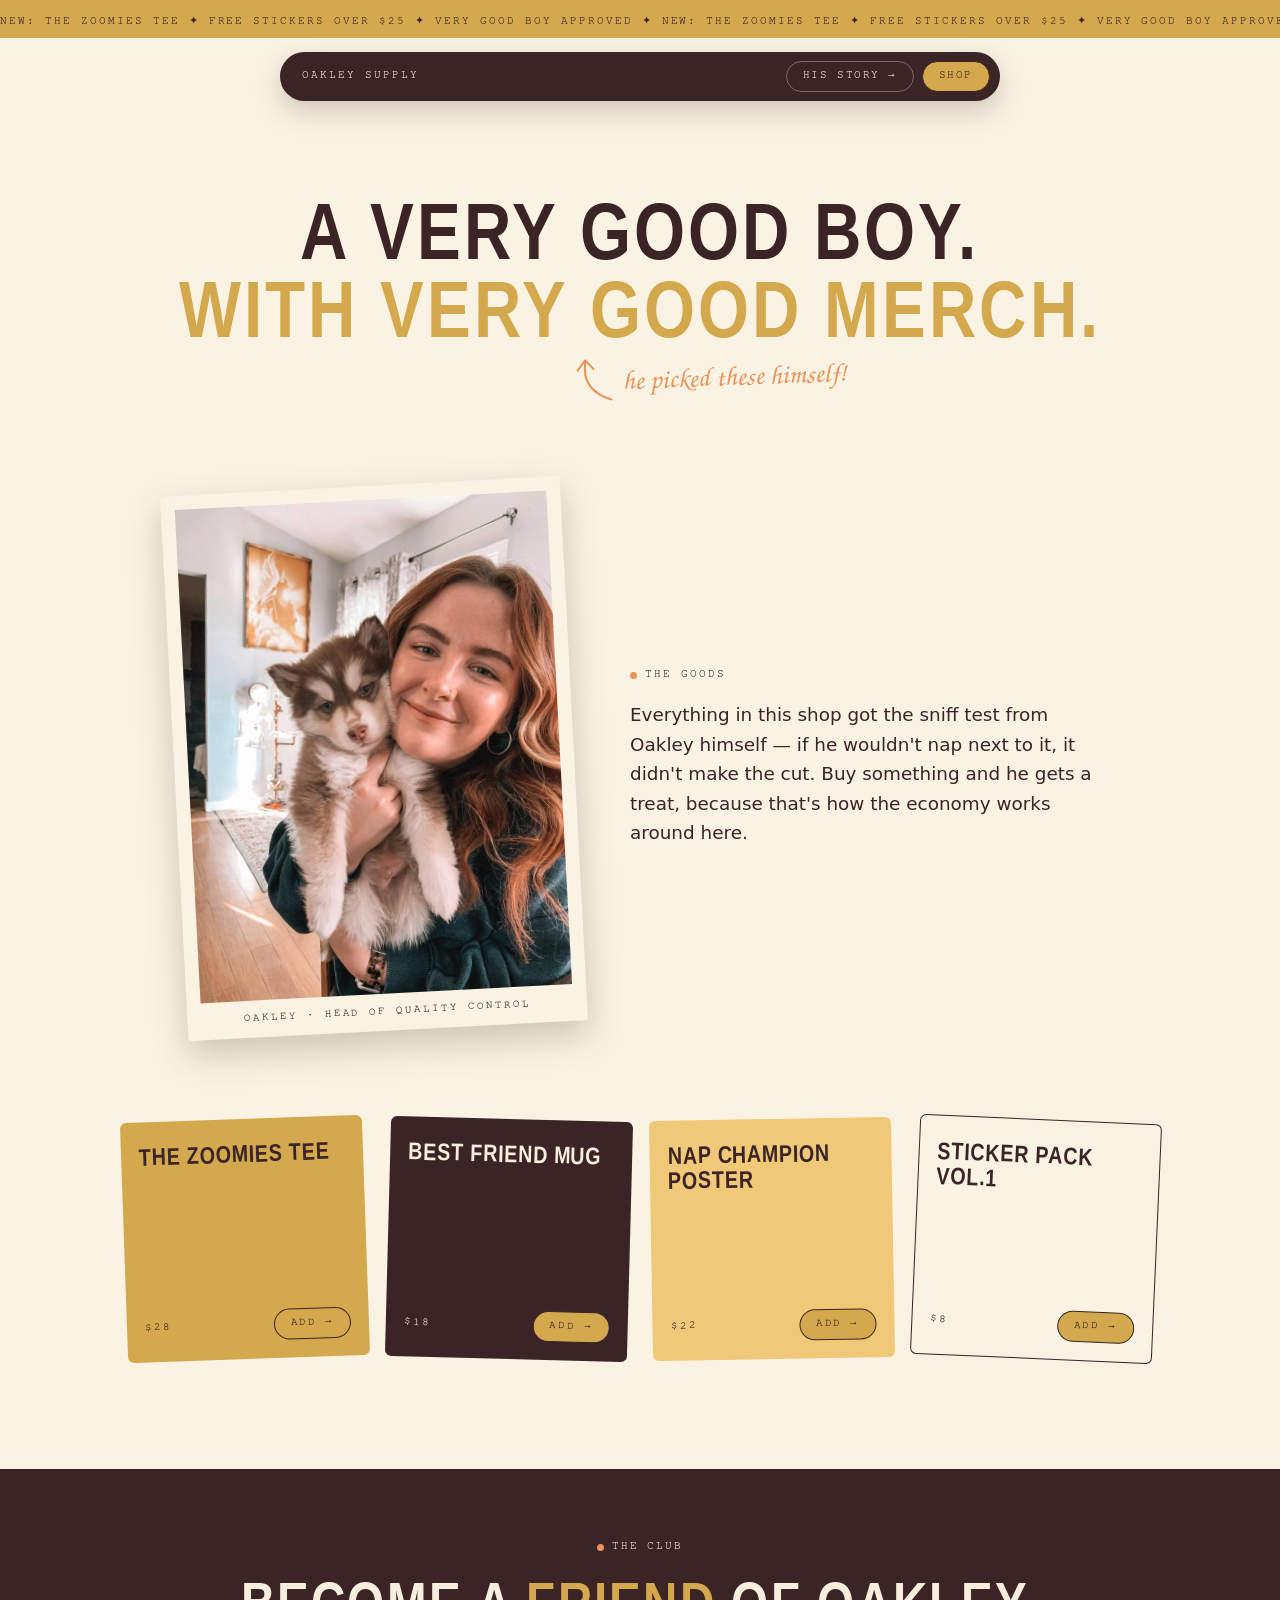
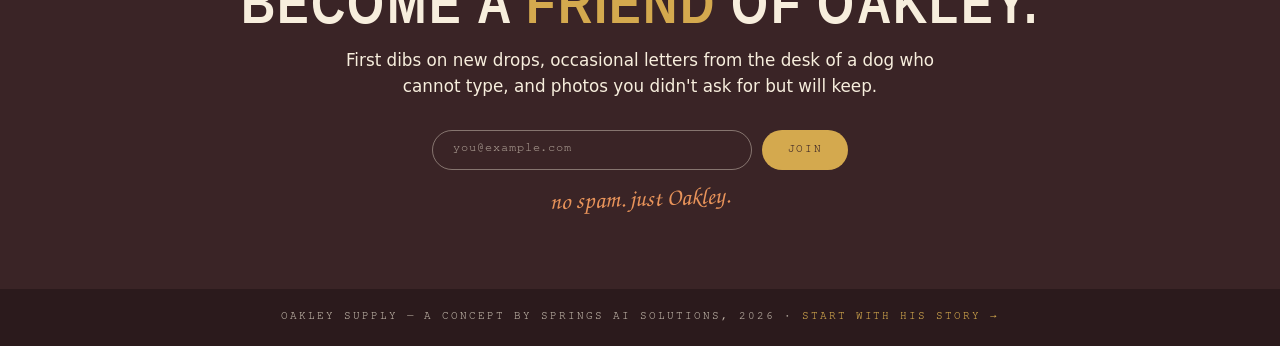
<file: trilogy/supply.html>
<!DOCTYPE html>
<html lang="en">
<head>
<meta charset="utf-8">
<meta name="viewport" content="width=device-width, initial-scale=1">
<meta name="robots" content="noindex">
<title>Oakley Supply — Concept by Springs AI Solutions</title>
</head>
<body style="margin:0">

<style>
@font-face{font-family:'OS Narrow';src:url([data-uri]) format('woff2');font-weight:700;font-style:normal;font-display:block}
@font-face{font-family:'OS Mono';src:url([data-uri]) format('woff2');font-weight:400;font-style:normal;font-display:block}
@font-face{font-family:'OS Hand';src:url([data-uri]) format('woff2');font-weight:400;font-style:normal;font-display:block}

:root{
  --cream:#FAF3E3;
  --espresso:#3A2426;
  --espresso-deep:#2B1A1C;
  --gold:#D4A94E;
  --champagne:#EFC878;
  --aperol:#E8935A;
  --cream-ink:#F7EEDD;
}
*,*::before,*::after{box-sizing:border-box;margin:0;padding:0}
body{background:var(--cream);color:var(--espresso);font-family:system-ui,sans-serif;font-weight:400;-webkit-font-smoothing:antialiased}
img{max-width:100%;height:auto;display:block}
a{color:inherit}

/* ---------- shared voices ---------- */
.mono{font-family:'OS Mono',monospace;font-size:11px;letter-spacing:.18em;text-transform:uppercase}
.statement{font-family:'OS Narrow',sans-serif;font-weight:700;text-transform:uppercase;letter-spacing:.04em;line-height:.98}
.goldtext{color:var(--gold)}
.wink{font-family:'OS Hand',cursive;color:var(--aperol)}
.eyebrow{display:flex;align-items:center;gap:8px}
.eyebrow .dot{width:7px;height:7px;border-radius:50%;background:var(--aperol);flex:none}

/* ---------- 1 · ticker ---------- */
body{overflow-x:hidden}
.ticker{background:var(--gold);overflow:hidden;white-space:nowrap;padding:9px 0}
.ticker-track{display:inline-flex;animation:os-marquee 32s linear infinite}
.ticker-half{flex:none;font-family:'OS Mono',monospace;font-size:11px;letter-spacing:.18em;text-transform:uppercase;color:var(--espresso)}
@keyframes os-marquee{to{transform:translateX(-50%)}}
@media (prefers-reduced-motion:reduce){
  .ticker-track{animation:none}
}

/* ---------- 2 · capsule nav ---------- */
.navwrap{position:sticky;top:14px;z-index:50;display:flex;justify-content:center;padding:0 16px;margin-top:14px}
.capsule{width:100%;max-width:720px;background:var(--espresso);border-radius:999px;display:flex;align-items:center;justify-content:space-between;gap:12px;padding:9px 10px 9px 22px;box-shadow:0 10px 28px rgba(58,36,38,.22)}
.nav-brand{color:var(--cream-ink)}
.nav-actions{display:flex;align-items:center;gap:8px}
.pill{display:inline-block;font-family:'OS Mono',monospace;font-size:11px;letter-spacing:.14em;text-transform:uppercase;text-decoration:none;border-radius:999px;padding:9px 16px;line-height:1;white-space:nowrap}
.pill-ghost{color:var(--cream-ink);border:1px solid rgba(247,238,221,.35)}
.pill-ghost:hover{border-color:var(--cream-ink)}
.pill-gold{background:var(--gold);color:var(--espresso);border:1.5px solid var(--espresso)}
.pill-gold:hover{background:var(--champagne)}

/* ---------- 3 · hero ---------- */
.hero{padding:90px 24px 24px;text-align:center}
.hero h1{font-size:clamp(2.2rem,8vw,5rem)}
.wink-hero{display:flex;justify-content:center;align-items:flex-start;gap:6px;margin-top:18px;transform:translateX(70px) rotate(-2deg);font-size:1.7rem}
.wink-hero svg{flex:none;margin-top:-14px}

/* ---------- 4 · photo + shelf ---------- */
.shelf{display:grid;grid-template-columns:minmax(240px,400px) 1fr;gap:56px;align-items:center;max-width:980px;margin:64px auto 88px;padding:0 24px}
.polaroid{background:var(--cream);padding:14px 14px 12px;transform:rotate(-3deg);box-shadow:0 14px 36px rgba(58,36,38,.24);border-radius:3px}
.polaroid figcaption{padding-top:12px;color:var(--espresso);text-align:center}
.shelf-copy .eyebrow{margin-bottom:18px}
.shelf-copy .intro{font-size:1.15rem;line-height:1.6;max-width:32em}

/* ---------- 5 · product grid ---------- */
.goods{max-width:1080px;margin:0 auto 110px;padding:0 24px}
.grid{display:grid;grid-template-columns:repeat(4,1fr);gap:22px}
.card{border-radius:6px;padding:22px 18px 18px;min-height:240px;display:flex;flex-direction:column;transition:transform .25s ease,box-shadow .25s ease}
.card:hover{transform:rotate(0deg) translateY(-6px);box-shadow:0 16px 32px rgba(58,36,38,.2)}
.card-name{font-family:'OS Narrow',sans-serif;font-weight:700;text-transform:uppercase;letter-spacing:.04em;line-height:1.05;font-size:1.5rem}
.card-foot{margin-top:auto;display:flex;align-items:center;justify-content:space-between;gap:10px;padding-top:26px}
.card-price{font-family:'OS Mono',monospace;font-size:11px;letter-spacing:.18em}
.card-1{background:var(--gold);color:var(--espresso);transform:rotate(-2deg)}
.card-2{background:var(--espresso);color:var(--cream-ink);transform:rotate(1.5deg)}
.card-3{background:var(--champagne);color:var(--espresso);transform:rotate(-1deg)}
.card-4{background:var(--cream);color:var(--espresso);border:1.5px solid var(--espresso);transform:rotate(2.5deg)}
@media (prefers-reduced-motion:reduce){
  .card{transition:none}
  .card-1:hover{transform:rotate(-2deg)}
  .card-2:hover{transform:rotate(1.5deg)}
  .card-3:hover{transform:rotate(-1deg)}
  .card-4:hover{transform:rotate(2.5deg)}
}

/* ---------- 6 · club band ---------- */
.club{background:var(--espresso);color:var(--cream-ink);padding:72px 24px;text-align:center}
.club .eyebrow{justify-content:center;color:var(--cream-ink);margin-bottom:20px}
.club h2{font-size:clamp(2rem,6vw,3.6rem);color:var(--cream-ink)}
.club .dek{margin:16px auto 30px;font-size:1.05rem;line-height:1.6;max-width:36em;color:var(--cream-ink)}
.joinrow{display:flex;justify-content:center;align-items:stretch;gap:10px;flex-wrap:wrap}
.join-input{background:transparent;border:1px solid rgba(247,238,221,.4);border-radius:999px;color:var(--cream-ink);font-family:'OS Mono',monospace;font-size:12px;letter-spacing:.08em;padding:12px 20px;width:min(320px,100%)}
.join-input::placeholder{color:rgba(247,238,221,.55)}
.join-btn{background:var(--gold);color:var(--espresso);border:none;cursor:pointer;font-family:'OS Mono',monospace;font-size:11px;letter-spacing:.14em;text-transform:uppercase;border-radius:999px;padding:12px 26px}
.join-btn:hover{background:var(--champagne)}
.wink-club{margin-top:18px;font-size:1.5rem;transform:rotate(-2deg)}

/* ---------- 7 · colophon ---------- */
.colophon{background:var(--espresso-deep);padding:22px 24px;text-align:center}
.colophon p{color:rgba(247,238,221,.72)}
.colophon a{color:var(--gold);text-decoration:none}
.colophon a:hover{text-decoration:underline}

/* ---------- mobile ---------- */
@media (max-width:700px){
  .capsule{padding:8px 8px 8px 16px}
  .pill{padding:8px 12px;font-size:10px}
  .nav-brand{font-size:10px;letter-spacing:.14em}
  .hero{padding-top:64px}
  .wink-hero{transform:rotate(-2deg);font-size:1.5rem}
  .shelf{grid-template-columns:1fr;gap:40px;margin:48px auto 64px}
  .polaroid{max-width:340px;margin:0 auto}
  .grid{grid-template-columns:1fr 1fr}
  .goods{margin-bottom:72px}
}
@media (max-width:440px){
  .grid{grid-template-columns:1fr}
  .nav-actions{gap:6px}
  .pill{padding:8px 10px;letter-spacing:.08em}
}
</style>

<!-- 1 · ticker -->
<div class="ticker">
  <div class="ticker-track">
    <span class="ticker-half">NEW: THE ZOOMIES TEE ✦ FREE STICKERS OVER $25 ✦ VERY GOOD BOY APPROVED ✦ NEW: THE ZOOMIES TEE ✦ FREE STICKERS OVER $25 ✦ VERY GOOD BOY APPROVED ✦ NEW: THE ZOOMIES TEE ✦ FREE STICKERS OVER $25 ✦ VERY GOOD BOY APPROVED ✦&nbsp;</span>
    <span class="ticker-half" aria-hidden="true">NEW: THE ZOOMIES TEE ✦ FREE STICKERS OVER $25 ✦ VERY GOOD BOY APPROVED ✦ NEW: THE ZOOMIES TEE ✦ FREE STICKERS OVER $25 ✦ VERY GOOD BOY APPROVED ✦ NEW: THE ZOOMIES TEE ✦ FREE STICKERS OVER $25 ✦ VERY GOOD BOY APPROVED ✦&nbsp;</span>
  </div>
</div>

<!-- 2 · capsule nav -->
<div class="navwrap">
  <nav class="capsule">
    <span class="mono nav-brand">Oakley Supply</span>
    <div class="nav-actions">
      <a class="pill pill-ghost" href="story.html">His story →</a>
      <a class="pill pill-gold" href="#goods">Shop</a>
    </div>
  </nav>
</div>

<!-- 3 · hero statement -->
<header class="hero">
  <h1 class="statement">A very good boy.<br><span class="goldtext">With very good merch.</span></h1>
  <div class="wink wink-hero">
    <svg width="44" height="46" viewBox="0 0 44 46" fill="none" aria-hidden="true">
      <path d="M38 44 Q8 34 13 6" stroke="#E8935A" stroke-width="2" stroke-linecap="round"/>
      <path d="M5 14 L13 4 L21 13" stroke="#E8935A" stroke-width="2" stroke-linecap="round" stroke-linejoin="round"/>
    </svg>
    <span>he picked these himself!</span>
  </div>
</header>

<!-- 4 · photo + shelf -->
<section class="shelf">
  <figure class="polaroid">
    <img src="[data-uri]" alt="Oakley, a golden-brown dog, looking directly at the camera" width="760" height="1010">
    <figcaption class="mono">Oakley · Head of Quality Control</figcaption>
  </figure>
  <div class="shelf-copy">
    <p class="eyebrow mono"><span class="dot"></span>The Goods</p>
    <p class="intro">Everything in this shop got the sniff test from Oakley himself — if he wouldn't nap next to it, it didn't make the cut. Buy something and he gets a treat, because that's how the economy works around here.</p>
  </div>
</section>

<!-- 5 · product grid -->
<section class="goods" id="goods">
  <div class="grid">
    <article class="card card-1">
      <h3 class="card-name">The Zoomies Tee</h3>
      <div class="card-foot"><span class="card-price">$28</span><a class="pill pill-gold" href="#">Add →</a></div>
    </article>
    <article class="card card-2">
      <h3 class="card-name">Best Friend Mug</h3>
      <div class="card-foot"><span class="card-price">$18</span><a class="pill pill-gold" href="#">Add →</a></div>
    </article>
    <article class="card card-3">
      <h3 class="card-name">Nap Champion Poster</h3>
      <div class="card-foot"><span class="card-price">$22</span><a class="pill pill-gold" href="#">Add →</a></div>
    </article>
    <article class="card card-4">
      <h3 class="card-name">Sticker Pack Vol.1</h3>
      <div class="card-foot"><span class="card-price">$8</span><a class="pill pill-gold" href="#">Add →</a></div>
    </article>
  </div>
</section>

<!-- 6 · club band -->
<section class="club">
  <p class="eyebrow mono"><span class="dot"></span>The Club</p>
  <h2 class="statement">Become a <span class="goldtext">friend</span> of Oakley.</h2>
  <p class="dek">First dibs on new drops, occasional letters from the desk of a dog who cannot type, and photos you didn't ask for but will keep.</p>
  <form class="joinrow" aria-label="Concept form">
    <input class="join-input" type="email" placeholder="you@example.com" aria-label="Email address">
    <button class="join-btn" type="button">Join</button>
  </form>
  <div class="wink wink-club"><span>no spam. just Oakley.</span></div>
</section>

<!-- 7 · colophon -->
<footer class="colophon">
  <p class="mono">Oakley Supply — a concept by Springs AI Solutions, 2026 · <a href="story.html">Start with his story →</a></p>
</footer>

</body>
</html>
</file>
<file: css/oakley.css>
/* ============================================================================
   Oakley — "A Colorado Winter Night"
   Deep navy sky + falling snow (canvas behind), warm copper & cream brand
   colors glowing against the dark. Photos carry the warmth.
   ============================================================================ */

:root {
  --night: #0b1526;
  --night-2: #101f38;
  --cream: #fbf6ee;
  --cream-dim: #c8bfb2;
  --copper: #d6803b;
  --copper-deep: #b25e2c;
  --ember: #e89a55;
  --ice: #7ec8e3;
  --gold: #c9a25f;
  --glass: rgba(16, 28, 48, 0.62);
  --glass-edge: rgba(255, 255, 255, 0.1);
  --shadow: 0 24px 60px -18px rgba(0, 0, 0, 0.6);
  --serif: "Fraunces", Georgia, serif;
  --sans: "Inter", -apple-system, BlinkMacSystemFont, "Segoe UI", sans-serif;
}

* { margin: 0; padding: 0; box-sizing: border-box; }

html { scroll-behavior: smooth; }

body {
  background: var(--night);
  color: var(--cream);
  font-family: var(--sans);
  font-weight: 300;
  line-height: 1.65;
  overflow-x: hidden;
  -webkit-font-smoothing: antialiased;
}

::selection { background: var(--copper); color: #fff; }
img { max-width: 100%; display: block; }
button { font-family: inherit; cursor: pointer; border: none; background: none; color: inherit; }
:focus-visible { outline: 3px solid var(--ice); outline-offset: 3px; border-radius: 6px; }

/* ----------------------------------------------------------- snow canvas */
#snow {
  position: fixed;
  inset: 0;
  width: 100vw;
  height: 100vh;
  z-index: 0;
}

main, nav, footer { position: relative; z-index: 2; }

.wrap { width: 100%; max-width: 1120px; margin: 0 auto; padding: 0 20px; }

.eyebrow {
  font-weight: 600;
  font-size: 0.72rem;
  letter-spacing: 0.22em;
  text-transform: uppercase;
  color: var(--copper);
  display: inline-block;
}
.eyebrow.ice { color: var(--ice); }

h1, h2, h3 { font-family: var(--serif); font-weight: 900; line-height: 1.05; letter-spacing: -0.02em; }

/* ------------------------------------------------------------------ nav */
nav {
  position: fixed;
  top: 0; left: 0; right: 0;
  z-index: 60;
  transition: background 0.4s ease, backdrop-filter 0.4s ease;
}
nav.scrolled {
  background: rgba(11, 21, 38, 0.78);
  backdrop-filter: blur(14px);
  -webkit-backdrop-filter: blur(14px);
  border-bottom: 1px solid var(--glass-edge);
}
.nav-inner { display: flex; align-items: center; justify-content: space-between; height: 64px; }
.brand { display: flex; align-items: center; gap: 10px; font-family: var(--serif); font-weight: 900; font-size: 1.35rem; color: var(--cream); text-decoration: none; }
.pawmark {
  width: 32px; height: 32px; border-radius: 50%;
  display: grid; place-items: center;
  background: linear-gradient(140deg, var(--ember), var(--copper-deep));
  font-size: 1rem;
  box-shadow: 0 4px 14px -3px rgba(214, 128, 59, 0.7);
}
.nav-links { display: none; gap: 26px; font-size: 0.88rem; font-weight: 500; }
.nav-links a { color: var(--cream-dim); text-decoration: none; transition: color 0.2s; }
.nav-links a:hover { color: var(--cream); }
.nav-cta {
  background: var(--copper); color: #fff; font-weight: 600; font-size: 0.8rem;
  padding: 10px 18px; border-radius: 999px; text-decoration: none;
  transition: transform 0.15s, background 0.2s;
}
.nav-cta:hover { background: var(--ember); transform: translateY(-1px); }

/* ----------------------------------------------------------------- hero */
.hero { min-height: 100svh; display: flex; align-items: center; padding: 110px 0 60px; }
.hero-grid { display: grid; gap: 34px; align-items: center; }
.hero h1 { font-size: clamp(4rem, 18vw, 7rem); }
.hero h1 .dot { color: var(--copper); }
.tagline {
  font-family: var(--serif); font-weight: 600; font-style: italic;
  font-size: clamp(1.2rem, 5vw, 1.6rem); margin: 10px 0 18px;
}
.tagline .ice { color: var(--ice); }
.lede { color: var(--cream-dim); max-width: 36ch; margin-bottom: 26px; }
.hero-btns { display: flex; flex-wrap: wrap; gap: 12px; margin-bottom: 30px; }

.btn {
  display: inline-flex; align-items: center; gap: 8px;
  font-weight: 600; font-size: 0.95rem;
  padding: 14px 26px; border-radius: 999px; text-decoration: none;
  transition: transform 0.15s, box-shadow 0.2s, background 0.2s;
}
.btn-primary { background: var(--copper); color: #fff; box-shadow: 0 12px 26px -10px rgba(214, 128, 59, 0.8); }
.btn-primary:hover { background: var(--ember); transform: translateY(-2px); }
.btn-ghost { border: 1.5px solid var(--glass-edge); color: var(--cream); }
.btn-ghost:hover { border-color: var(--copper); color: var(--copper); }

.hero-stats { display: flex; gap: 10px; flex-wrap: wrap; }
.stat {
  flex: 1 1 0; min-width: 96px; text-align: center;
  background: var(--glass); border: 1px solid var(--glass-edge);
  border-radius: 16px; padding: 14px 12px;
  backdrop-filter: blur(10px); -webkit-backdrop-filter: blur(10px);
}
.stat b { font-family: var(--serif); font-weight: 900; font-size: 1.5rem; display: block; line-height: 1.1; color: var(--cream); }
.stat span { font-size: 0.64rem; letter-spacing: 0.1em; text-transform: uppercase; color: var(--cream-dim); font-weight: 600; }

.hero-photo .frame {
  position: relative; border-radius: 26px; overflow: hidden;
  box-shadow: var(--shadow);
  border: 5px solid rgba(255, 255, 255, 0.92);
  transform: rotate(1.5deg);
}
.hero-photo img { width: 100%; aspect-ratio: 3/3.4; object-fit: cover; object-position: 50% 30%; }
.eye-badge {
  position: absolute; left: 14px; bottom: 14px;
  display: flex; align-items: center; gap: 8px;
  background: rgba(11, 21, 38, 0.72); color: #fff;
  backdrop-filter: blur(6px); -webkit-backdrop-filter: blur(6px);
  padding: 8px 14px; border-radius: 999px; font-size: 0.74rem; font-weight: 600;
}
.eye-badge .dot { width: 10px; height: 10px; border-radius: 50%; background: var(--ice); box-shadow: 0 0 0 3px rgba(126, 200, 227, 0.35); }

.trail-hint {
  margin-top: 34px; font-size: 0.78rem; letter-spacing: 0.14em;
  text-transform: uppercase; color: var(--ice); opacity: 0.9;
  animation: hint-pulse 3.4s ease-in-out infinite;
}
@keyframes hint-pulse { 0%, 100% { opacity: 0.45; } 50% { opacity: 0.95; } }
.hint-mobile { display: none; }
@media (pointer: coarse) {
  .hint-desktop { display: none; }
  .hint-mobile { display: inline; }
}

/* -------------------------------------------------------------- marquee */
.marquee {
  background: rgba(11, 21, 38, 0.85); border-block: 2px solid var(--copper-deep);
  overflow: hidden; padding: 14px 0;
}
.marquee-track { display: flex; gap: 36px; white-space: nowrap; width: max-content; animation: scroll 26s linear infinite; }
.marquee span { font-family: var(--serif); font-weight: 600; font-style: italic; font-size: 1.05rem; color: var(--cream); opacity: 0.9; }
.marquee span::after { content: "🐾"; margin-left: 36px; opacity: 0.5; font-style: normal; }
@keyframes scroll { from { transform: translateX(0); } to { transform: translateX(-50%); } }

/* -------------------------------------------------------------- sections */
section.block { padding: 84px 0; }
.section-head { max-width: 620px; margin-bottom: 40px; }
.section-head h2 { font-size: clamp(2.2rem, 8vw, 3.2rem); margin: 12px 0 14px; }
.section-head p { color: var(--cream-dim); font-size: 1.02rem; }

.card {
  background: var(--glass); border: 1px solid var(--glass-edge);
  border-radius: 20px; padding: 26px;
  backdrop-filter: blur(12px); -webkit-backdrop-filter: blur(12px);
  box-shadow: 0 18px 44px -20px rgba(0, 0, 0, 0.55);
}

/* ----------------------------------------------------------------- meet */
.meet-grid { display: grid; gap: 34px; align-items: center; }
.meet-photo { border-radius: 24px; overflow: hidden; box-shadow: var(--shadow); border: 5px solid rgba(255, 255, 255, 0.92); transform: rotate(-1.2deg); }
.meet-photo img { width: 100%; aspect-ratio: 4/3.6; object-fit: cover; object-position: 40% 30%; }
.spec-grid { display: grid; grid-template-columns: 1fr 1fr; gap: 12px; margin-top: 22px; }
.spec { background: var(--glass); border: 1px solid var(--glass-edge); border-radius: 14px; padding: 14px 16px; backdrop-filter: blur(10px); -webkit-backdrop-filter: blur(10px); }
.spec .k { font-size: 0.64rem; letter-spacing: 0.12em; text-transform: uppercase; color: var(--cream-dim); font-weight: 600; }
.spec .v { font-family: var(--serif); font-weight: 900; font-size: 1.2rem; margin-top: 3px; display: flex; align-items: center; gap: 6px; }
.verify { color: var(--ice); font-size: 0.9rem; }

/* ----------------------------------------------------- framed photos */
.framed-photo {
  max-width: 540px; margin: 0 auto 36px;
  border-radius: 22px; overflow: hidden;
  border: 5px solid rgba(255, 255, 255, 0.92);
  box-shadow: var(--shadow);
  transform: rotate(1deg);
}
.framed-photo img { width: 100%; aspect-ratio: 4/3.2; object-fit: cover; }
.framed-photo figcaption {
  padding: 12px 16px; font-size: 0.85rem; font-style: italic;
  color: var(--cream-dim); background: rgba(11, 21, 38, 0.85);
  text-align: center;
}
.framed-photo.flip { transform: rotate(-1deg); }

/* bark translator avatar */
.bark-avatar {
  width: 96px; height: 96px; border-radius: 50%;
  object-fit: cover; object-position: 50% 35%;
  margin: 0 auto 16px;
  border: 3px solid rgba(255, 255, 255, 0.92);
  box-shadow: var(--shadow);
}

/* ------------------------------------------------------- bark translator */
.bark-card { max-width: 660px; margin: 0 auto; text-align: center; }
.bark-card .quotemark { font-family: var(--serif); font-size: 4.5rem; line-height: 0.4; color: var(--copper); height: 0.55em; opacity: 0.7; }
#barkText {
  font-family: var(--serif); font-weight: 600; font-style: italic;
  font-size: clamp(1.3rem, 5.5vw, 1.75rem);
  min-height: 3.4em; display: flex; align-items: center; justify-content: center;
  transition: opacity 0.25s;
}
.bark-card .who { font-weight: 600; color: var(--copper); letter-spacing: 0.04em; font-size: 0.9rem; margin-top: 8px; }
#barkBtn { margin-top: 26px; background: var(--ice); color: var(--night); box-shadow: 0 12px 26px -10px rgba(126, 200, 227, 0.6); border: none; }
#barkBtn:hover { transform: translateY(-2px); background: #a5dbef; }

/* ---------------------------------------------------------------- merch */
.grid-merch { display: grid; grid-template-columns: 1fr 1fr; gap: 14px; }
.mcard { text-align: center; transition: transform 0.18s, box-shadow 0.25s; }
.mcard:hover { transform: translateY(-5px); box-shadow: var(--shadow); }
.mchip {
  width: 66px; height: 66px; margin: 0 auto 14px; border-radius: 20px;
  display: grid; place-items: center; font-size: 1.9rem;
  background: linear-gradient(150deg, rgba(232, 154, 85, 0.22), rgba(178, 94, 44, 0.28));
  border: 1px solid rgba(214, 128, 59, 0.35);
}
.mcard h3 { font-size: 1.1rem; margin-bottom: 5px; }
.mcard .desc { font-size: 0.82rem; color: var(--cream-dim); min-height: 2.6em; margin-bottom: 12px; }
.mcard .price { font-family: var(--serif); font-weight: 900; color: var(--copper); font-size: 1.25rem; }
.bag-btn {
  margin-top: 14px; width: 100%; background: var(--cream); color: var(--night);
  font-weight: 600; font-size: 0.86rem; padding: 12px; border-radius: 999px;
  transition: background 0.2s, transform 0.12s;
}
.bag-btn:hover { background: var(--ember); color: #fff; }
.bag-btn.added { background: var(--ice); }
.fineprint { text-align: center; margin-top: 26px; font-size: 0.85rem; color: var(--cream-dim); font-style: italic; }

/* ------------------------------------------------------------ treat fund */
.tiers { display: grid; gap: 14px; grid-template-columns: 1fr; }
.tier { display: flex; align-items: center; gap: 18px; text-align: left; transition: transform 0.18s, border-color 0.25s; }
.tier:hover { transform: translateY(-3px); border-color: rgba(214, 128, 59, 0.55); }
.tier .emoji { font-size: 2.2rem; flex: 0 0 auto; }
.tier .what { flex: 1; }
.tier .what b { font-family: var(--serif); font-size: 1.2rem; display: block; }
.tier .what span { font-size: 0.84rem; color: var(--cream-dim); }
.tier .amt { font-family: var(--serif); font-weight: 900; font-size: 1.4rem; color: var(--copper); }
.tier-note { text-align: center; margin-top: 24px; font-size: 0.88rem; color: var(--cream-dim); font-style: italic; }

/* --------------------------------------------------------------- socials */
.social-grid { display: grid; gap: 14px; grid-template-columns: 1fr; }
.social-card {
  display: flex; align-items: center; gap: 18px;
  text-decoration: none; color: var(--cream);
  transition: transform 0.18s, border-color 0.25s;
}
.social-card:hover { transform: translateY(-3px); border-color: rgba(126, 200, 227, 0.5); }
.social-card .glyph { font-size: 2.2rem; }
.social-card .who b { font-family: var(--serif); font-size: 1.25rem; display: block; }
.social-card .who span { font-size: 0.85rem; color: var(--cream-dim); }
.social-card .arrow { margin-left: auto; font-size: 1.3rem; color: var(--copper); }

/* ---------------------------------------------------------------- footer */
footer { border-top: 1px solid var(--glass-edge); background: rgba(8, 15, 28, 0.85); padding: 52px 0 30px; font-size: 0.88rem; color: var(--cream-dim); }
.foot-grid { display: grid; gap: 30px; margin-bottom: 34px; }
.foot-brand p { opacity: 0.75; max-width: 40ch; margin-top: 10px; }
.foot-col h4 { color: var(--cream); font-size: 0.72rem; letter-spacing: 0.14em; text-transform: uppercase; margin-bottom: 12px; }
.foot-col a { display: block; color: var(--cream-dim); text-decoration: none; opacity: 0.8; margin-bottom: 7px; transition: opacity 0.2s, color 0.2s; }
.foot-col a:hover { opacity: 1; color: var(--ember); }
.disclaimer { border-top: 1px solid var(--glass-edge); padding-top: 20px; text-align: center; font-size: 0.78rem; opacity: 0.6; line-height: 1.7; }
.disclaimer .made { color: var(--gold); }

/* ---------------------------------------------------------------- toast */
#toast {
  position: fixed; left: 50%; bottom: 24px; transform: translate(-50%, 140%);
  z-index: 200; background: var(--cream); color: var(--night);
  padding: 13px 22px; border-radius: 999px; font-weight: 600; font-size: 0.9rem;
  box-shadow: var(--shadow); transition: transform 0.35s cubic-bezier(0.2, 1.2, 0.4, 1);
  max-width: 90vw; text-align: center;
}
#toast.show { transform: translate(-50%, 0); }

/* --------------------------------------------------------------- reveal */
.reveal { opacity: 0; transform: translateY(24px); transition: opacity 0.7s ease, transform 0.7s cubic-bezier(0.2, 0.8, 0.2, 1); }
.reveal.in { opacity: 1; transform: none; }

/* ------------------------------------------------------------ responsive */
@media (min-width: 760px) {
  .nav-links { display: flex; }
  .hero-grid { grid-template-columns: 1.05fr 0.95fr; gap: 48px; }
  .meet-grid { grid-template-columns: 0.9fr 1.1fr; }
  .grid-merch { grid-template-columns: repeat(4, 1fr); }
  .tiers { grid-template-columns: repeat(3, 1fr); }
  .tier { flex-direction: column; text-align: center; }
  .social-grid { grid-template-columns: 1fr 1fr; }
  .foot-grid { grid-template-columns: 2fr 1fr 1fr; gap: 44px; }
}

/* -------------------------------------------------------- reduced motion */
@media (prefers-reduced-motion: reduce) {
  html { scroll-behavior: auto; }
  .marquee-track, .trail-hint { animation: none; }
  .reveal { opacity: 1; transform: none; transition: none; }
  * { animation-duration: 0.001ms !important; transition-duration: 0.01ms !important; }
}
</file>
